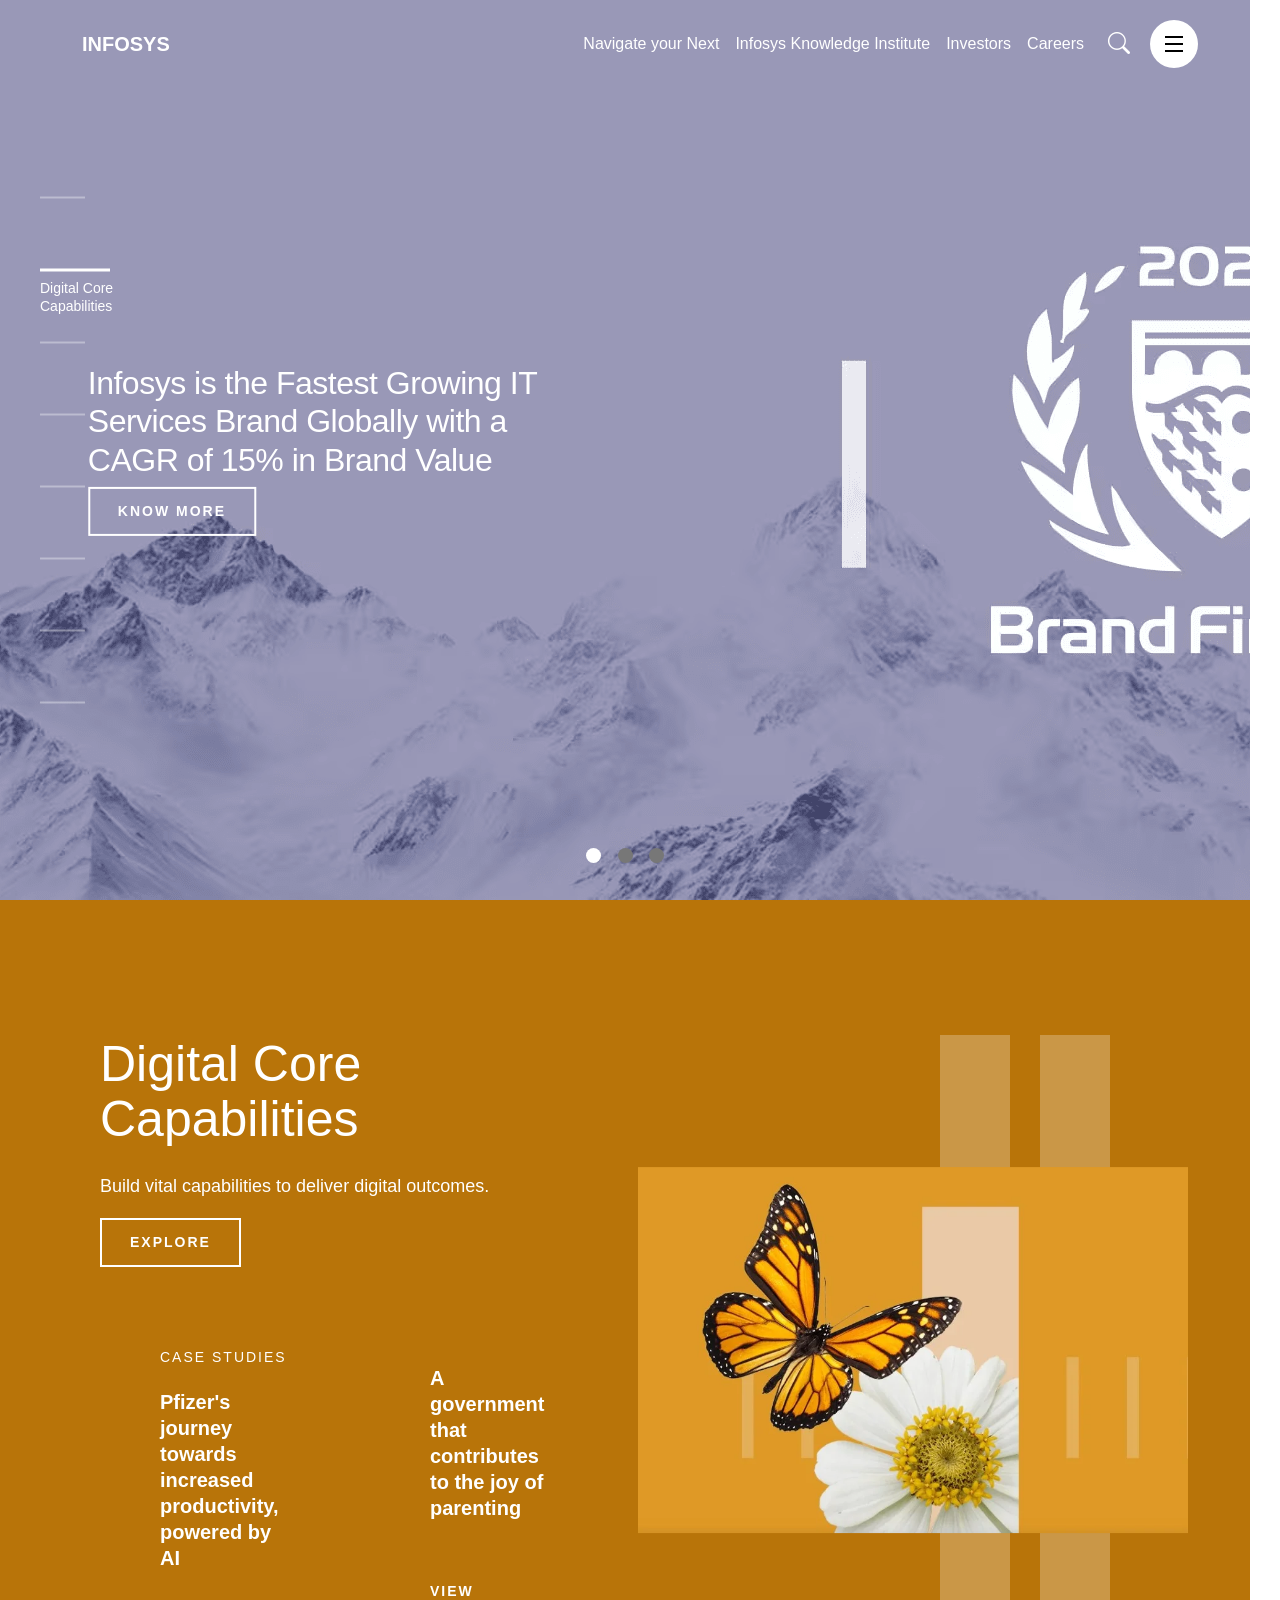
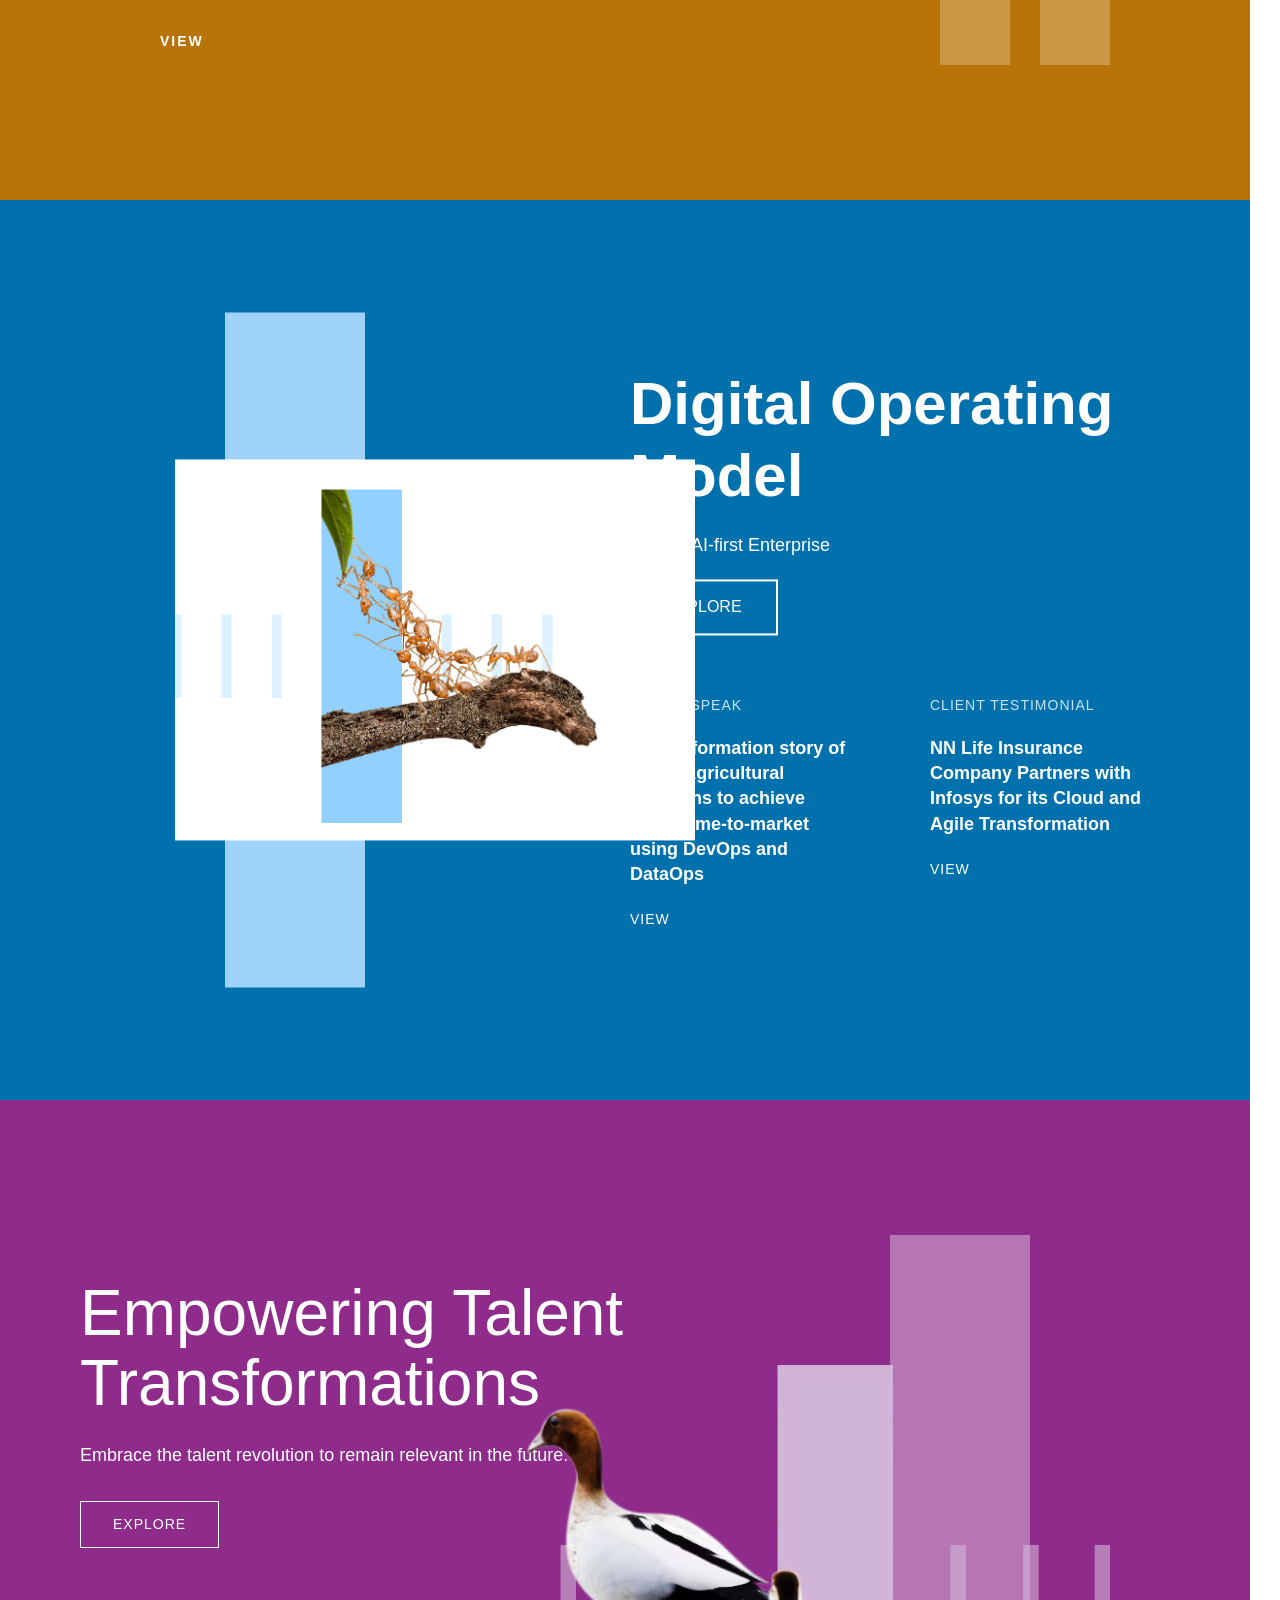
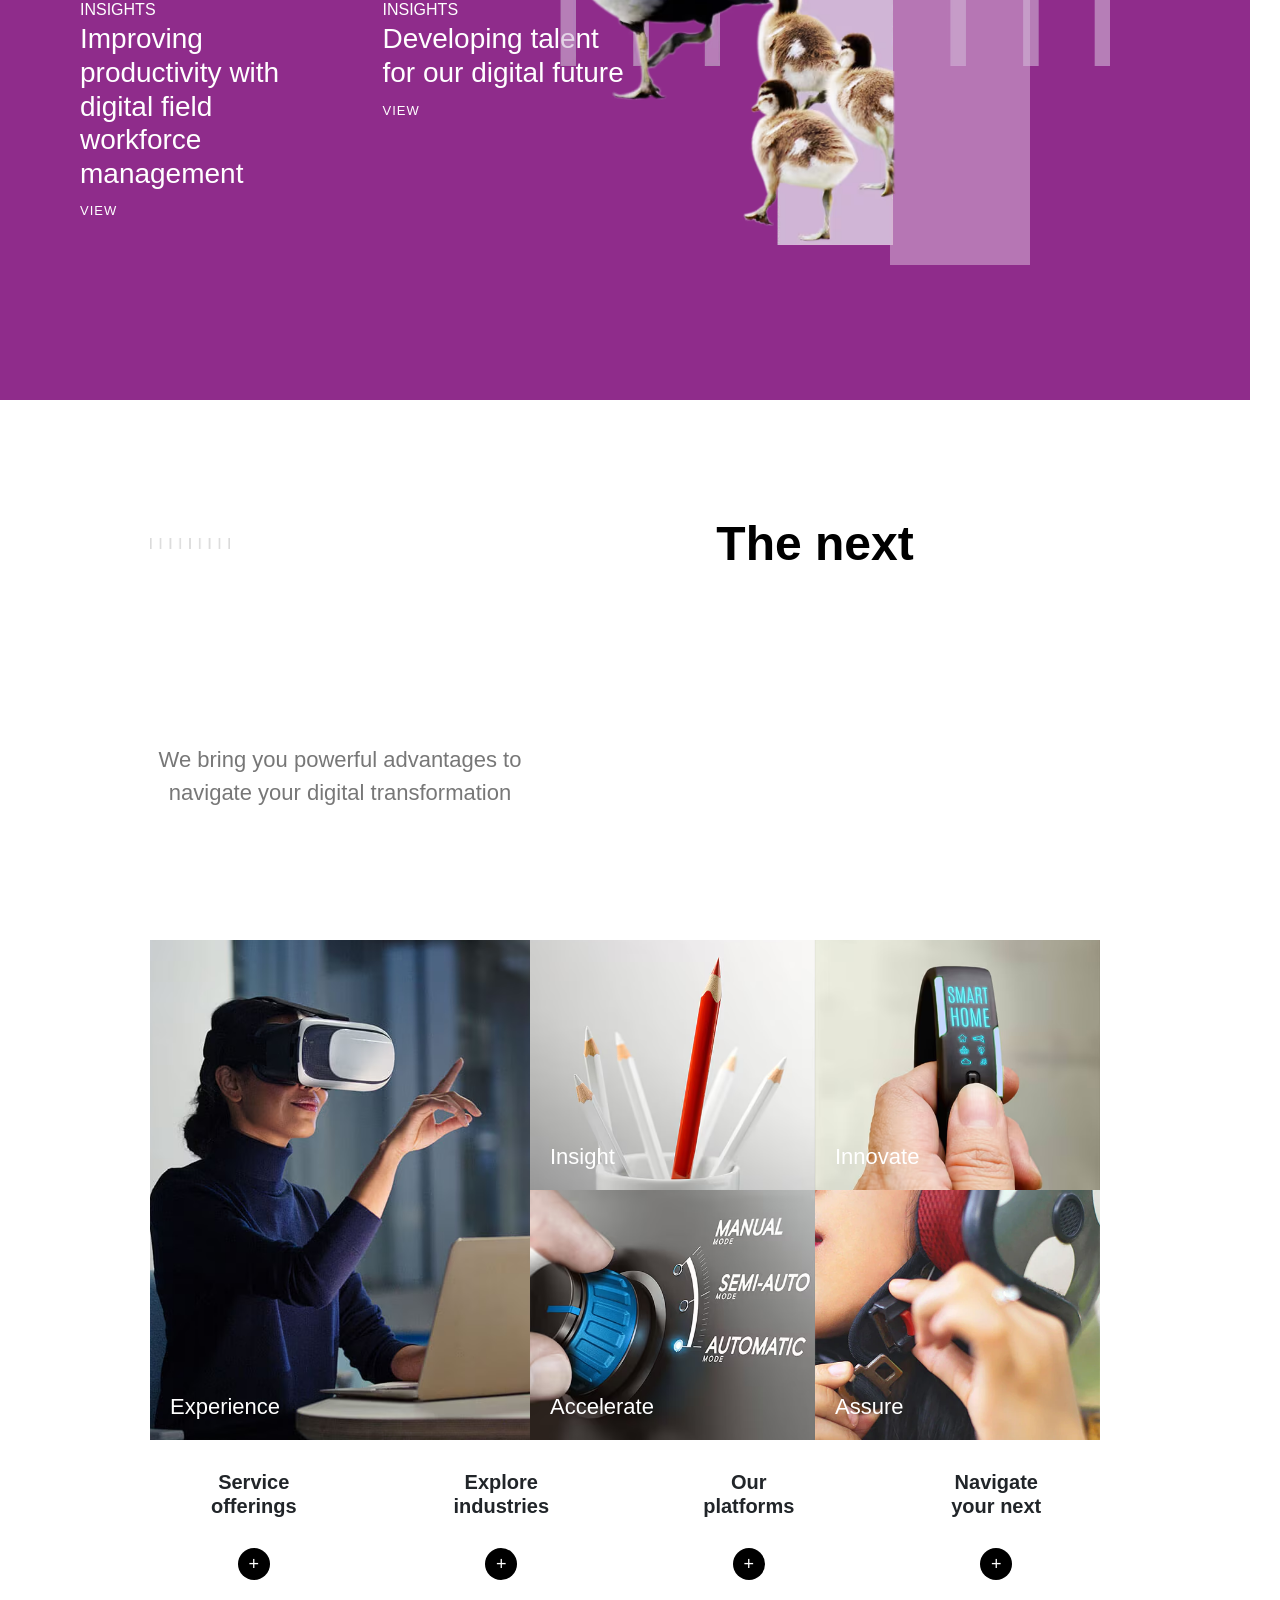
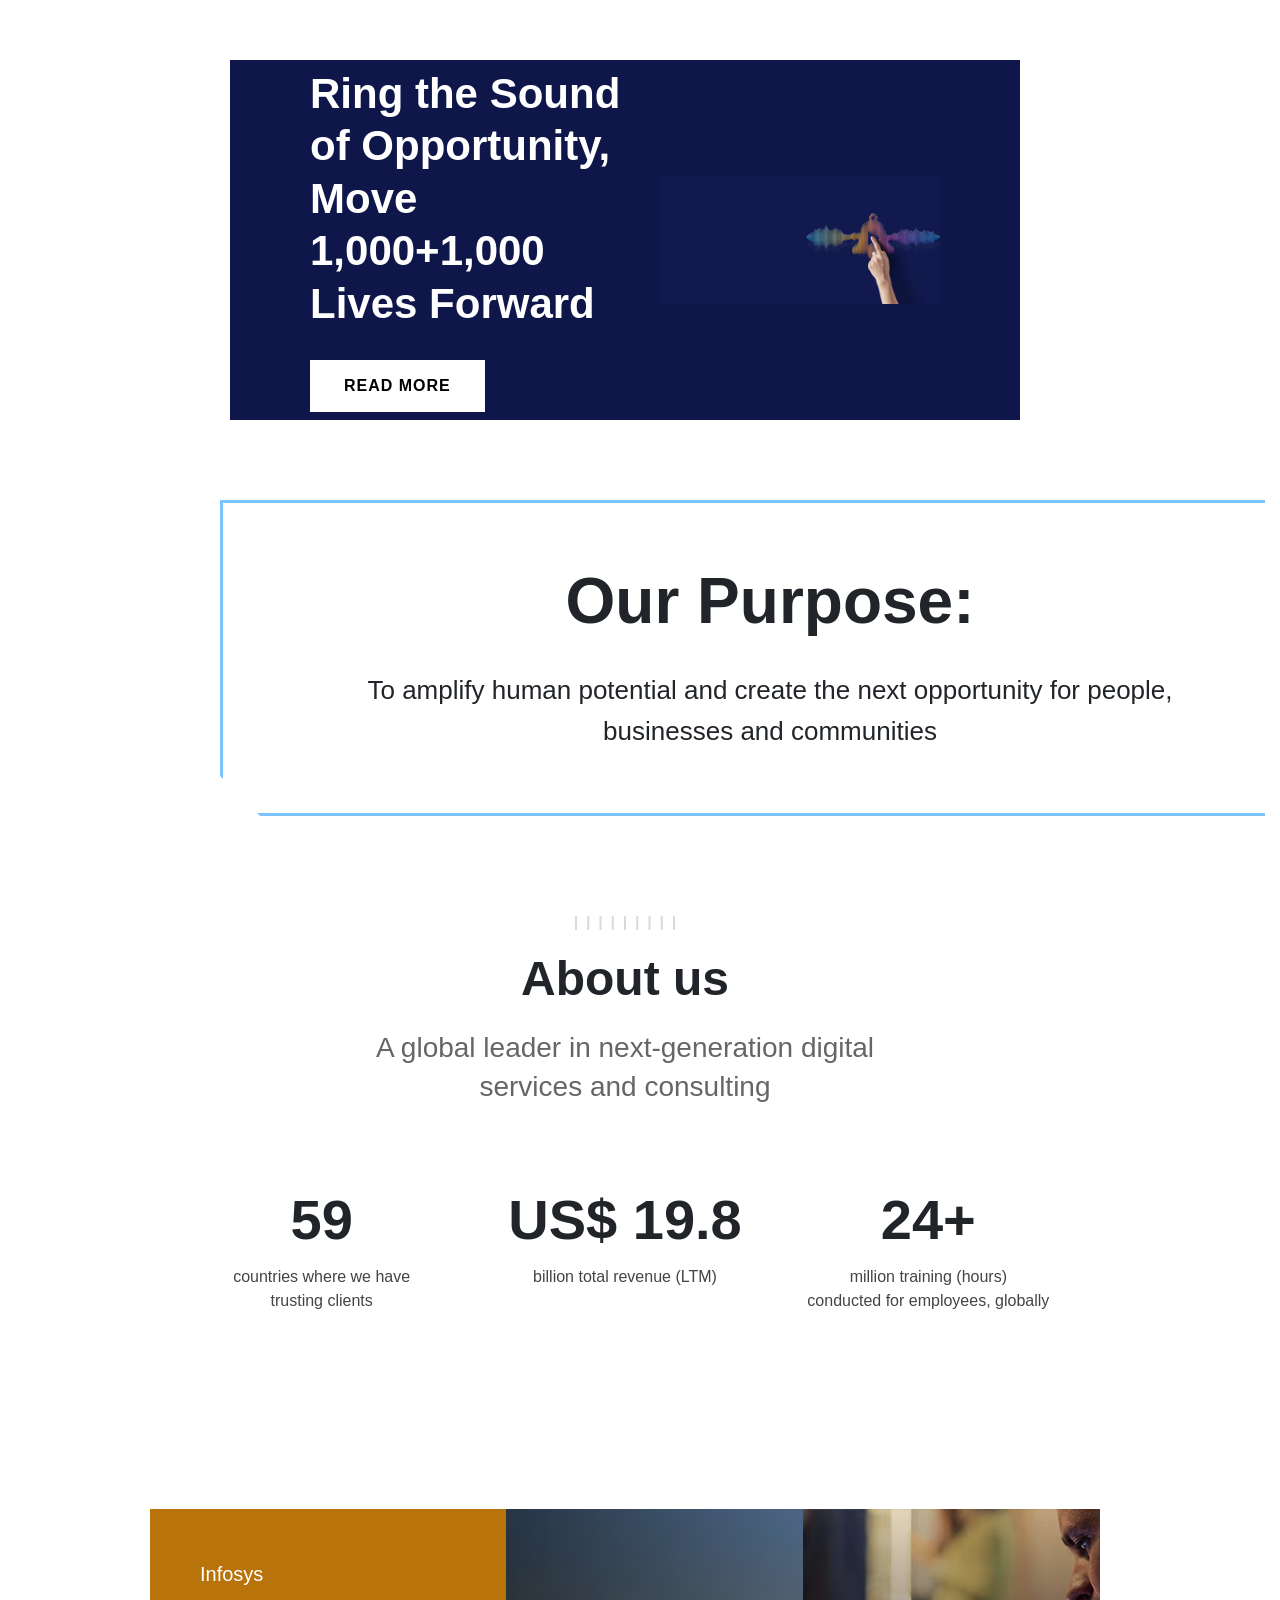
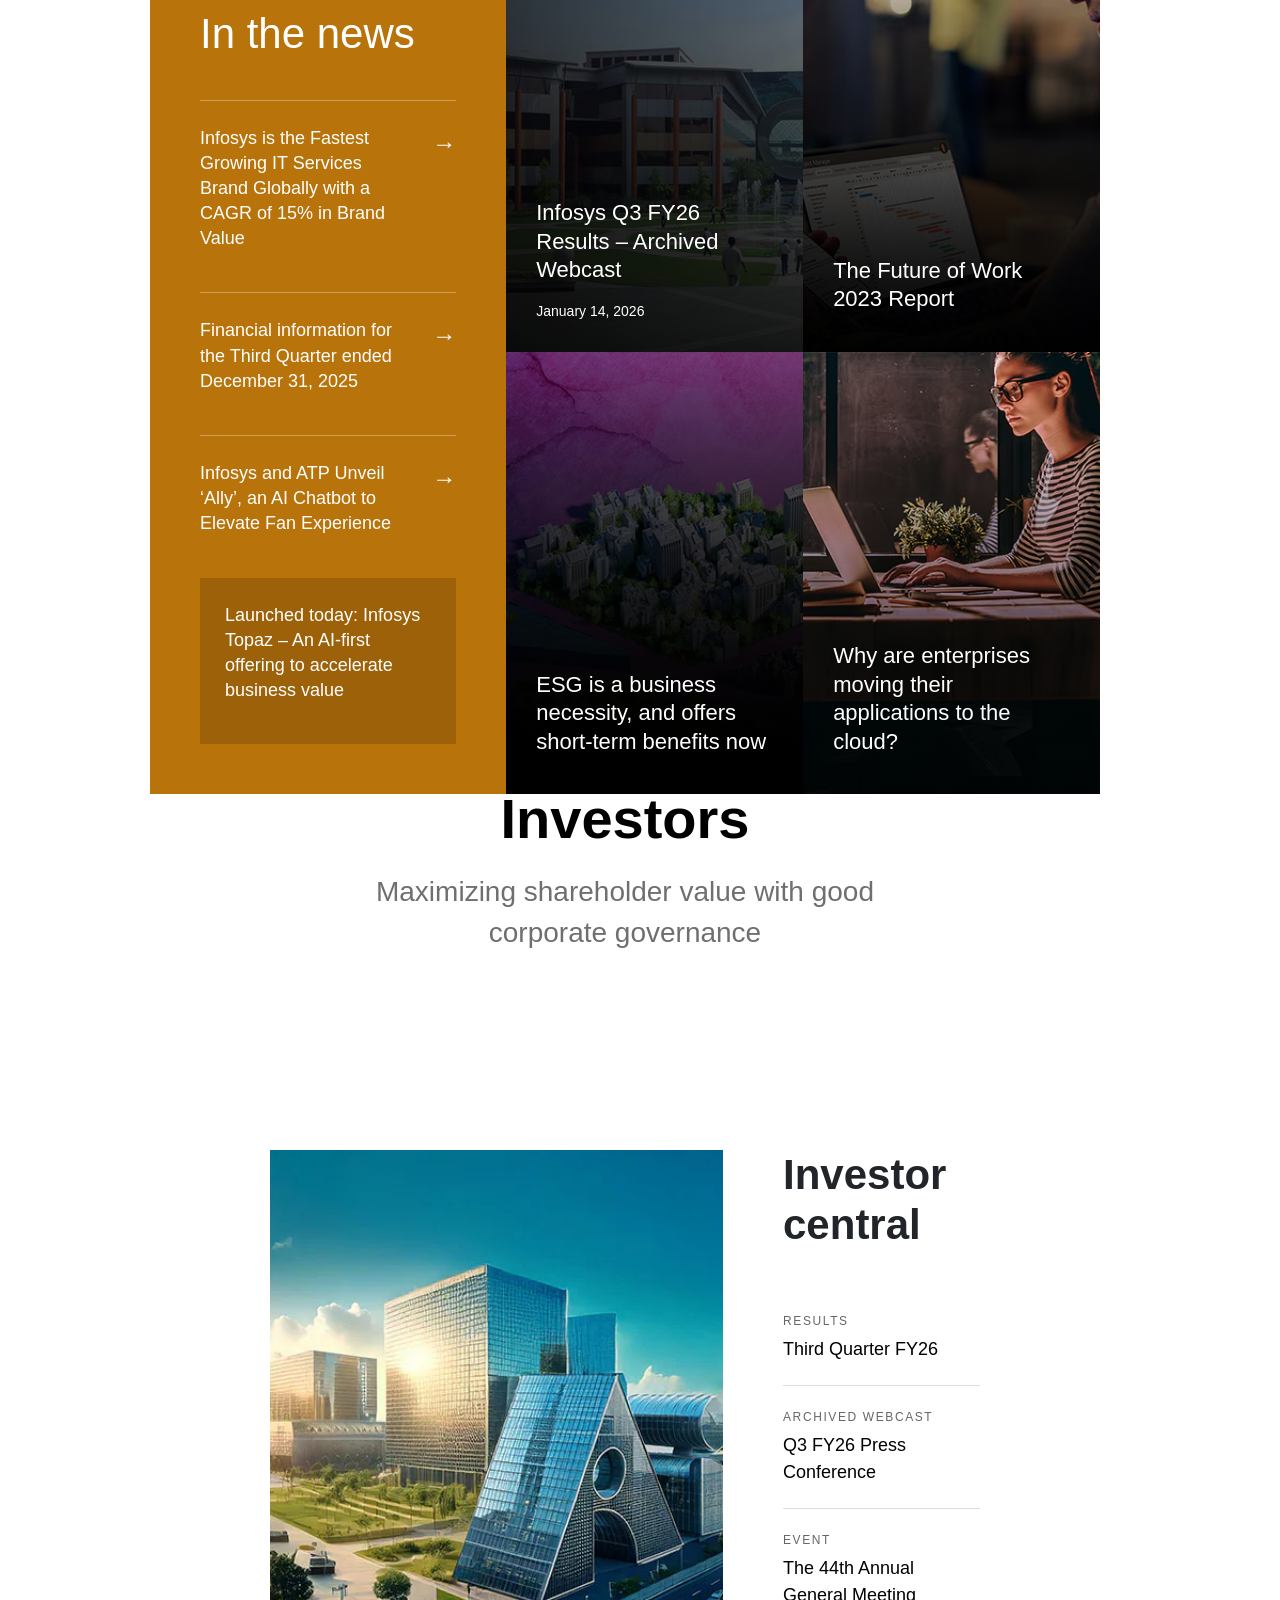
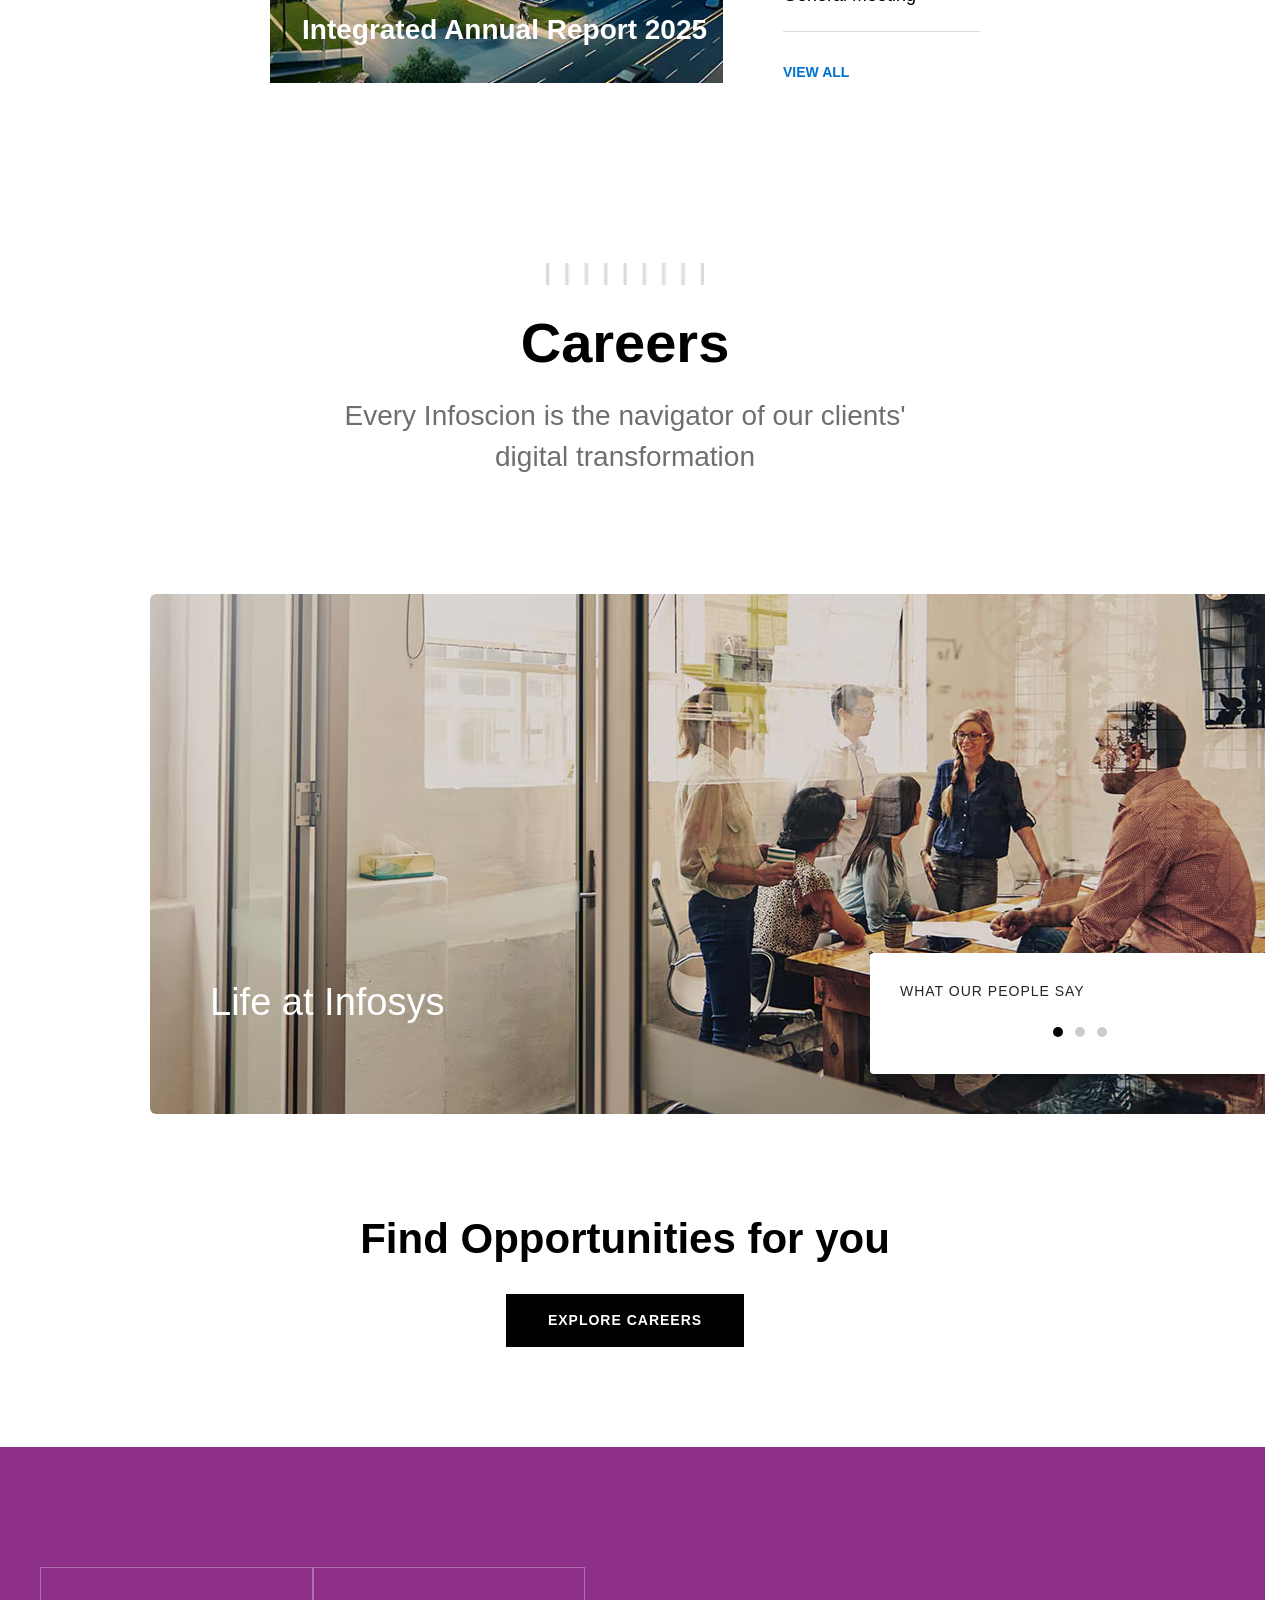
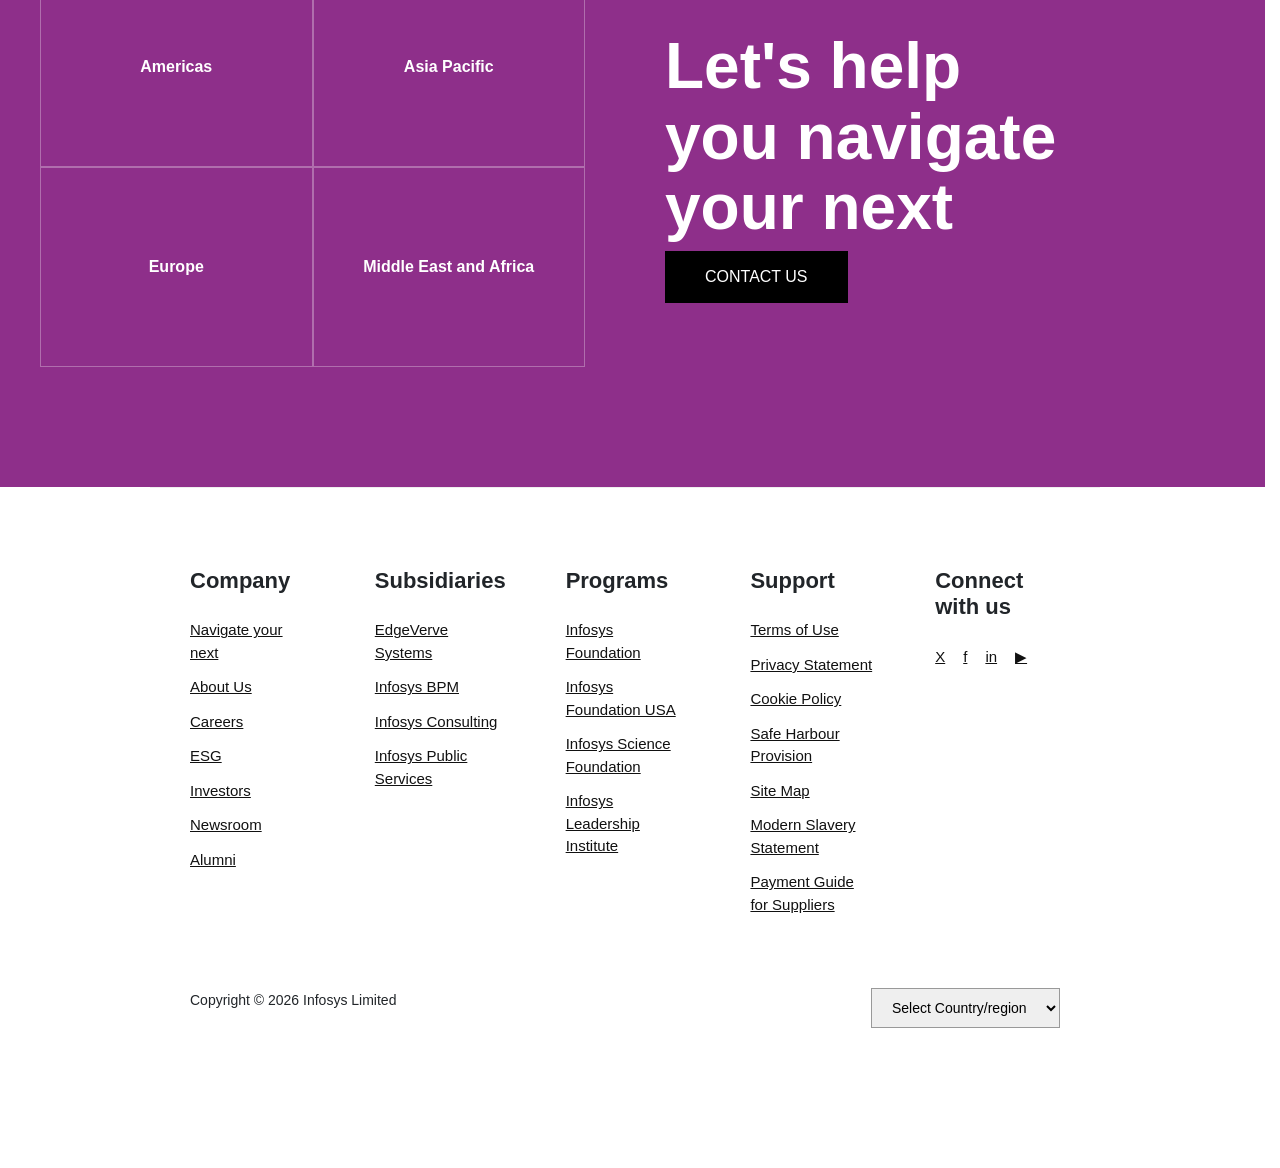
<file: index.html>
<!DOCTYPE html>
<html lang="en">
<head>
  <meta charset="UTF-8">
  <title>Infosys | Navigate Your Next</title>
  <meta name="viewport" content="width=device-width, initial-scale=1">

  <!-- Bootstrap -->
  <link href="https://cdn.jsdelivr.net/npm/bootstrap@5.3.2/dist/css/bootstrap.min.css" rel="stylesheet">
  <link href="https://fonts.googleapis.com/css2?family=Inter:wght@300;400;500;600;700&display=swap" rel="stylesheet">
  <link href="https://cdn.jsdelivr.net/npm/bootstrap-icons@1.11.3/font/bootstrap-icons.css" rel="stylesheet">



  <!-- Custom CSS -->
  <link rel="stylesheet" href="style.css">
</head>
<body>

<!-- NAVBAR -->
<nav class="navbar navbar-expand-lg navbar-dark fixed-top custom-navbar">
  <div class="container">
    <a class="navbar-brand fw-bold text-white" href="#">INFOSYS</a>

    <button class="navbar-toggler" data-bs-toggle="collapse" data-bs-target="#navMenu">
      <span class="navbar-toggler-icon"></span>
    </button>

    <div class="collapse navbar-collapse" id="navMenu">
      <ul class="navbar-nav ms-auto">
        <li class="nav-item"><a class="nav-link" href="navigate.html">Navigate your Next</a></li>
        <li class="nav-item"><a class="nav-link" href="institute.html">Infosys Knowledge Institute</a></li>
        <li class="nav-item"><a class="nav-link" href="#">Investors</a></li>
        <li class="nav-item"><a class="nav-link" href="#">Careers</a></li>
      </ul>
      <!-- RIGHT ICONS -->
<div class="nav-icons ms-3 d-flex align-items-center">

  <!-- Search -->
  <div class="nav-search">
    <i class="bi bi-search"></i>
  </div>

  <!-- Menu circle -->
  <div class="nav-circle-menu">
    <span></span>
    <span></span>
    <span></span>
  </div>

</div>

    </div>
  </div>
</nav>

<div class="side-progress">
  <ul id="progressList"></ul>
</div>

<!-- HERO CAROUSEL -->
<section class="page-section hero-carousel" data-title="Navigate Your Next">

  <div class="slide active" style="background-image: url('assessts/front1.png');">
    <div class="hero-text">
      <h2>Infosys is the Fastest Growing IT<br> Services Brand Globally with a<br> CAGR of 15% in Brand Value</h2>
      <button class="outline-btn">KNOW MORE</button>
    </div>
  </div>
  <div class="slide" style="background-image: url('assessts/front2.png');">
    <div class="hero-text">
      <h2>Infosys Unveils first AI-First GCC Model<br> To Transform Global Capability<br> Centers into Innovation Hubs</h2>
      <button class="outline-btn">READ MORE</button>
    </div>
  </div>
  <div class="slide" style="background-image: url('assessts/front3.png');">
    <div class="hero-text">
      <h2>Champions Evolve</h2>
      <p>DIGITAL-FIRST | CLOUD-FIRST | AI-FIRST</p>
      <button class="outline-btn">KNOW MORE</button>
    </div>
  </div>

  <!--
  <div class="overlay"></div>

  <div class="hero-content container text-white">
    <h1 class="display-4 fw-bold">Navigate Your Next</h1>
    <p class="lead">Digital transformation powered by innovation</p>
    <a href="#" class="btn btn-outline-light btn-lg mt-3">Explore More</a>
  </div> -->

  <!-- Dots -->
  <div class="carousel-dots">
    <span class="dot active"></span>
    <span class="dot"></span>
    <span class="dot"></span>
  </div>

</section>

<!-- SECOND BIG IMAGE SECTION -->
<section class="page-section full-image-section" data-title="Digital Core Capabilities">

  <!-- Background design bars -->
  <div class="design-bars"></div>

  <!-- Main Image -->
  <img src="assessts/butt.webp" alt="Second Hero Image" class="hero-image">

  <!-- Text block (OPTIONAL – remove if you want NO TEXT) -->
  <div class="image-text">
    <h3>Digital Core Capabilities</h3>
    <p>Build vital capabilities to deliver digital outcomes.</p>
    <button class="outline-btn">EXPLORE</button>

    <section class="case-studies">
      <div class="case-box left">
        <span class="label">CASE STUDIES</span>
        <h2>Pfizer's journey towards increased productivity, powered by AI</h2>
        <a href="#" class="view-link">VIEW</a>
      </div>

      <div class="case-box right">
        <h2>A government that contributes to the joy of parenting</h2>
        <a href="#" class="view-link">VIEW</a>
      </div>
    </section>
  </div>

</section>

<section class="page-section infosys-hero" data-title="Digital Operating Model">

  <!-- Decorative vertical bar -->
  <div class="infosys-bar"></div>

  <!-- Foreground image -->
  <img src="assessts/tree.png" alt="Ants Image" class="infosys-image">

  <!-- Text content -->
  <div class="infosys-content">
    <h1>Digital Operating Model</h1>
    <p>For the AI-first Enterprise</p>
    <button class="infosys-btn">EXPLORE</button>
    <div class="infosys-two-col">

  <div class="infosys-col">
    <span class="infosys-label">CLIENT SPEAK</span>
    <p class="infosys-text">
      A transformation story of BASF Agricultural Solutions to achieve
      faster time-to-market using DevOps and DataOps
    </p>
    <a href="#" class="infosys-link">VIEW</a>
  </div>

  <div class="infosys-col">
    <span class="infosys-label">CLIENT TESTIMONIAL</span>
    <p class="infosys-text">
      NN Life Insurance Company Partners with Infosys for its Cloud
      and Agile Transformation
    </p>
    <a href="#" class="infosys-link">VIEW</a>
  </div>

</div>

  </div>

</section>

<section class="page-section tt-hero-section" data-title="Talent Transformation">
  <div class="tt-hero-row">

    <!-- LEFT TEXT ONLY -->
    <div class="tt-hero-text-area">
      <h1 class="tt-hero-title">
        Empowering Talent<br>Transformations
      </h1>

      <p class="tt-hero-subtitle">
        Embrace the talent revolution to remain relevant in the future.
      </p>

      <a href="#" class="tt-hero-btn">EXPLORE</a>

      <!-- TWO COLUMNS UNDER BUTTON -->
      <div class="tt-hero-insights">

        <div class="tt-insight-box">
          <span class="tt-insight-label">INSIGHTS</span>
          <h3 class="tt-insight-title">
            Improving productivity with digital field workforce management
          </h3>
          <a href="#" class="tt-insight-link">VIEW</a>
        </div>

        <div class="tt-insight-box">
          <span class="tt-insight-label">INSIGHTS</span>
          <h3 class="tt-insight-title">
            Developing talent for our digital future
          </h3>
          <a href="#" class="tt-insight-link">VIEW</a>
        </div>

      </div>
    </div>

    <!-- RIGHT IMAGE ONLY -->
    <div class="tt-hero-image-area">
      <div class="tt-hero-bg-bar"></div>
      <img src="assessts/duck.avif" alt="Hero Visual" class="tt-hero-img">
    </div>

  </div>
</section>

<section class="next-section image-section light-section" data-title="The Next">
    <img src="assessts/vertical-line1.png" alt="decorative bar" class="bar-image">

    <h1 class="title">The next</h1>

    <p class="subtitle">
      We bring you powerful advantages to<br>
      navigate your digital transformation
    </p>
  </section>

  <!-- 5 image box -->

<section class="page-section image-section light-section" data-title="The Next">

  <!-- LEFT BIG IMAGE -->
  <div class="box large">
    <img src="assessts/experience.avif" alt="">
    <div class="ely">
      <h3>Experience</h3>
    </div>
    <div class="overlay">
      <h3>Design-led transformation.From brand to experience</h3><br>
      <p>Create unified digital experiences to enhance customer<br>experience and build loyalty</p>
    </div>
  </div>

  <!-- RIGHT GRID -->
  <div class="right-grid">
    <div class="box">
      <img src="assessts/insight.avif" alt="">
      <div class="ely"><h3>Insight</h3></div>
      <div class="overlay">
        <h3>Do 100x more. Do it yourself</h3>
        <p>Build an analytics-driven enterprise to monetize data</p>
      </div>
    </div>

    <div class="box">
      <img src="assessts/innovate.avif" alt="">
      <div class="ely"><h3>Innovate</h3></div>
      <div class="overlay">
        <h3>Bridge the pysical and digital, with software and platforms</h3>
        <p>Engineer digital-first products and offerings to create new revenue streams</p>
      </div>
    </div>

    <div class="box">
      <img src="assessts/accelerate.avif" alt="">
      <div class="ely">
        <h3>Accelerate</h3>
      </div>
      <div class="overlay">
        <h3>keep your core. Keep innovating</h3>
        <p>Find your path to non-disruptive renewal of IT landscapes</p>
      </div>
    </div>

    <div class="box">
      <img src="assessts/assure.webp" alt="">
      <div class="ely"><h3>Assure</h3></div>
      <div class="overlay">
        <h3>Digital-trust. Assured.</h3>
        <p>To be the catalyst for growth by solving complex cybersecurity problems, minimizing risks and building cyber resilience for your businesses across the globe</p>
      </div>
    </div>
  </div>

</section>


<section class="nav-grid-section">

  <div class="nav-grid">

    <div class="nav-card">
      <h3>Service<br>offerings</h3>
      <button class="nav-plus">+</button>
    </div>

    <div class="nav-card">
      <h3>Explore<br>industries</h3>
      <button class="nav-plus">+</button>
    </div>

    <div class="nav-card">
      <h3>Our<br>platforms</h3>
      <button class="nav-plus">+</button>
    </div>

    <div class="nav-card">
      <h3>Navigate<br>your next</h3>
      <button class="nav-plus">+</button>
    </div>

  </div>

<section class="opportunity-section">
  <div class="opportunity-container">

    <div class="opportunity-content">
      <h1>
        Ring the Sound of Opportunity,<br>
        Move 1,000+1,000 Lives Forward
      </h1>

      <a href="#" class="opportunity-btn">READ MORE</a>
    </div>

    <!-- FIXED SIZE IMAGE AREA -->
    <div class="opportunity-image-box">
      <img src="assessts/sound.avif" alt="Sound Wave">
    </div>

  </div>
</section>

<section class="purpose-wrap">

    <div class="purpose-card">

      <h2 class="purpose-title">Our Purpose:</h2>

      <p class="purpose-text">
        To amplify human potential and create the next opportunity for people,
        businesses and communities
      </p>

    </div>

  </section>

  <section class="about-section">
  <div class="about-container">

    <!-- decorative bars image -->
    <img src="assessts/vertical-line1.png" alt="" class="about-bars">

    <!-- heading -->
    <h2 class="about-title">About us</h2>

    <!-- subtitle -->
    <p class="about-subtitle">
      A global leader in next-generation digital<br>
      services and consulting
    </p>

    <!-- stats -->
    <div class="about-stats">
      <div class="stat">
        <h3>59</h3>
        <p>countries where we have<br>trusting clients</p>
      </div>

      <div class="stat">
        <h3>US$ <span>19.8</span></h3>
        <p>billion total revenue (LTM)</p>
      </div>

      <div class="stat">
        <h3>24+</h3>
        <p>million training (hours)<br>conducted for employees, globally</p>
      </div>
    </div>

  </div>
</section>
<section class="page-section light-section news-section" data-title="In the News">
  <div class="news-wrapper">

    <!-- LEFT PANEL -->
    <div class="news-left">
      <span class="brand">Infosys</span>
      <h2>In the news</h2>

      <div class="news-item">
        <p>Infosys is the Fastest Growing IT Services Brand Globally with a CAGR of 15% in Brand Value</p>
        <span>→</span>
      </div>

      <div class="news-item">
        <p>Financial information for the Third Quarter ended December 31, 2025</p>
        <span>→</span>
      </div>

      <div class="news-item">
        <p>Infosys and ATP Unveil ‘Ally’, an AI Chatbot to Elevate Fan Experience</p>
        <span>→</span>
      </div>

      <div class="news-item highlight">
        <p>Launched today: Infosys Topaz – An AI-first offering to accelerate business value</p>
      </div>
    </div>

    <!-- RIGHT GRID -->
    <div class="news-right">
      <div class="news-card">
        <img src="assessts/q1.avif" alt="">
        <div class="card-overlay">
          <h3>Infosys Q3 FY26 Results – Archived Webcast</h3>
          <span>January 14, 2026</span>
        </div>
      </div>

      <div class="news-card">
        <img src="assessts/q2.avif" alt="">
        <div class="card-overlay">
          <h3>The Future of Work 2023 Report</h3>
        </div>
      </div>

      <div class="news-card">
        <img src="assessts/q3.avif" alt="">
        <div class="card-overlay">
          <h3>ESG is a business necessity, and offers short-term benefits now</h3>
        </div>
      </div>

      <div class="news-card">
        <img src="assessts/q4.avif" alt="">
        <div class="card-overlay">
          <h3>Why are enterprises moving their applications to the cloud?</h3>
        </div>
      </div>
    </div>

  </div>
</section>

<section class="page-section light-section investors-section" data-title="Investors">
  <div class="investors-inner">

    <!-- Vertical lines image -->
    <img
      src="assessts/vertical-line1.png"
      alt="decorative lines"
      class="investors-lines"
    />

    <!-- Heading -->
    <h2 class="investors-title">Investors</h2>

    <!-- Subheading -->
    <p class="investors-subtitle">
      Maximizing shareholder value with good<br>
      corporate governance
    </p>

  </div>
</section>

<section class="ir-wrapper">
  <div class="ir-layout">

    <!-- LEFT IMAGE CARD -->
    <div class="ir-visual">
      <img src="assessts/investor.webp" alt="Integrated Annual Report">
      <div class="ir-caption">
        Integrated Annual Report 2025
      </div>
    </div>

    <!-- RIGHT TEXT PANEL -->
    <div class="ir-panel">
      <h2 class="ir-title">Investor central</h2>

      <div class="ir-item">
        <span class="ir-tag">RESULTS</span>
        <p>Third Quarter FY26</p>
      </div>

      <div class="ir-item">
        <span class="ir-tag">ARCHIVED WEBCAST</span>
        <p>Q3 FY26 Press Conference</p>
      </div>

      <div class="ir-item">
        <span class="ir-tag">EVENT</span>
        <p>The 44th Annual General Meeting</p>
      </div>

      <a href="#" class="ir-link">VIEW ALL</a>
    </div>

  </div>
</section>


<section class="investors-section">
  <div class="investors-inner">

    <!-- Vertical lines image -->
    <img
      src="assessts/vertical-line1.png"
      alt="decorative lines"
      class="investors-lines"
    />

    <!-- Heading -->
    <h2 class="investors-title">Careers</h2>

    <!-- Subheading -->
    <p class="investors-subtitle">
      Every Infoscion is the navigator of our clients'<br>
      digital transformation
    </p>

  </div>
</section>

<section class="page-section light-section life-section" data-title="Careers">

  <div class="life-container">

    <!-- background image -->
    <img src="assessts/imgg.avif" class="life-img" />

    <!-- left text -->
    <h2 class="life-title">Life at Infosys</h2>

    <!-- testimonial card -->
    <div class="testimonial-card">

      <h4>WHAT OUR PEOPLE SAY</h4>

      <div class="slider">

        <div class="slides">

          <!-- Slide 1 -->
          <div class="slide active">
            <img src="assessts/f1.webp" class="avatar" />
            <p>"I'm most excited about the opportunity to grow at Infosys."</p>
            <span>- Danielle, Infosys Indiana</span>
          </div>

          <!-- Slide 2 -->
          <div class="slide">
            <img src="assessts/f2.webp" class="avatar" />
            <p>"Amazing culture and learning every day."</p>
            <span>- Alex, Infosys USA</span>
          </div>

          <!-- Slide 3 -->
          <div class="slide">
            <img src="assessts/f3.webp" class="avatar" />
            <p>"Best workplace for innovation."</p>
            <span>- Priya, Infosys India</span>
          </div>

        </div>

        <!-- dots -->
        <div class="dots">
          <span class="dot active"></span>
          <span class="dot"></span>
          <span class="dot"></span>
        </div>

      </div>

    </div>

  </div>

</section>

<section class="center-cta">
  <h2 class="center-cta__title">Find Opportunities for you</h2>

  <a href="#" class="center-cta__btn">
    EXPLORE CAREERS
  </a>
</section>

<!-- OTHER SECTIONS -->

<section class="global-wrapper">

  <div class="global-inner">

    <div class="region-grid">
      <div class="region-box">Americas</div>
      <div class="region-box">Asia Pacific</div>
      <div class="region-box">Europe</div>
      <div class="region-box">Middle East and Africa</div>
    </div>

    <div class="region-content">
      <h2>
        Let's help <br>
        you navigate <br>
        your next
      </h2>

      <button class="contact-btn">CONTACT US</button>
    </div>

  </div>

</section>

<!-- OTHER SECTIONS -->

<footer class="footer">

  <div class="footer-inner">

    <!-- Column 1 -->
    <div class="footer-col">
      <h3>Company</h3>
      <a href="#">Navigate your next</a>
      <a href="#">About Us</a>
      <a href="#">Careers</a>
      <a href="#">ESG</a>
      <a href="#">Investors</a>
      <a href="#">Newsroom</a>
      <a href="#">Alumni</a>
    </div>

    <!-- Column 2 -->
    <div class="footer-col">
      <h3>Subsidiaries</h3>
      <a href="#">EdgeVerve Systems</a>
      <a href="#">Infosys BPM</a>
      <a href="#">Infosys Consulting</a>
      <a href="#">Infosys Public Services</a>
    </div>

    <!-- Column 3 -->
    <div class="footer-col">
      <h3>Programs</h3>
      <a href="#">Infosys Foundation</a>
      <a href="#">Infosys Foundation USA</a>
      <a href="#">Infosys Science Foundation</a>
      <a href="#">Infosys Leadership Institute</a>
    </div>

    <!-- Column 4 -->
    <div class="footer-col">
      <h3>Support</h3>
      <a href="#">Terms of Use</a>
      <a href="#">Privacy Statement</a>
      <a href="#">Cookie Policy</a>
      <a href="#">Safe Harbour Provision</a>
      <a href="#">Site Map</a>
      <a href="#">Modern Slavery Statement</a>
      <a href="#">Payment Guide for Suppliers</a>
    </div>

    <!-- Column 5 -->
    <div class="footer-col social">
      <h3>Connect with us</h3>

      <div class="social-icons">
        <a href="#">X</a>
        <a href="#">f</a>
        <a href="#">in</a>
        <a href="#">▶</a>
      </div>
    </div>

  </div>


  <!-- Bottom bar -->
  <div class="footer-bottom">

    <p>Copyright © 2026 Infosys Limited</p>

    <select>
      <option>Select Country/region</option>
      <option>India</option>
      <option>USA</option>
      <option>UK</option>
    </select>

  </div>

  <!-- Back to top -->
  <button class="top-btn" onclick="window.scrollTo({top:0,behavior:'smooth'})">
    ↑
  </button>

</footer>
 
<script src="https://cdn.jsdelivr.net/npm/bootstrap@5.3.2/dist/js/bootstrap.bundle.min.js"></script>
<script src="script.js"></script>

</body>
</html>
</file>
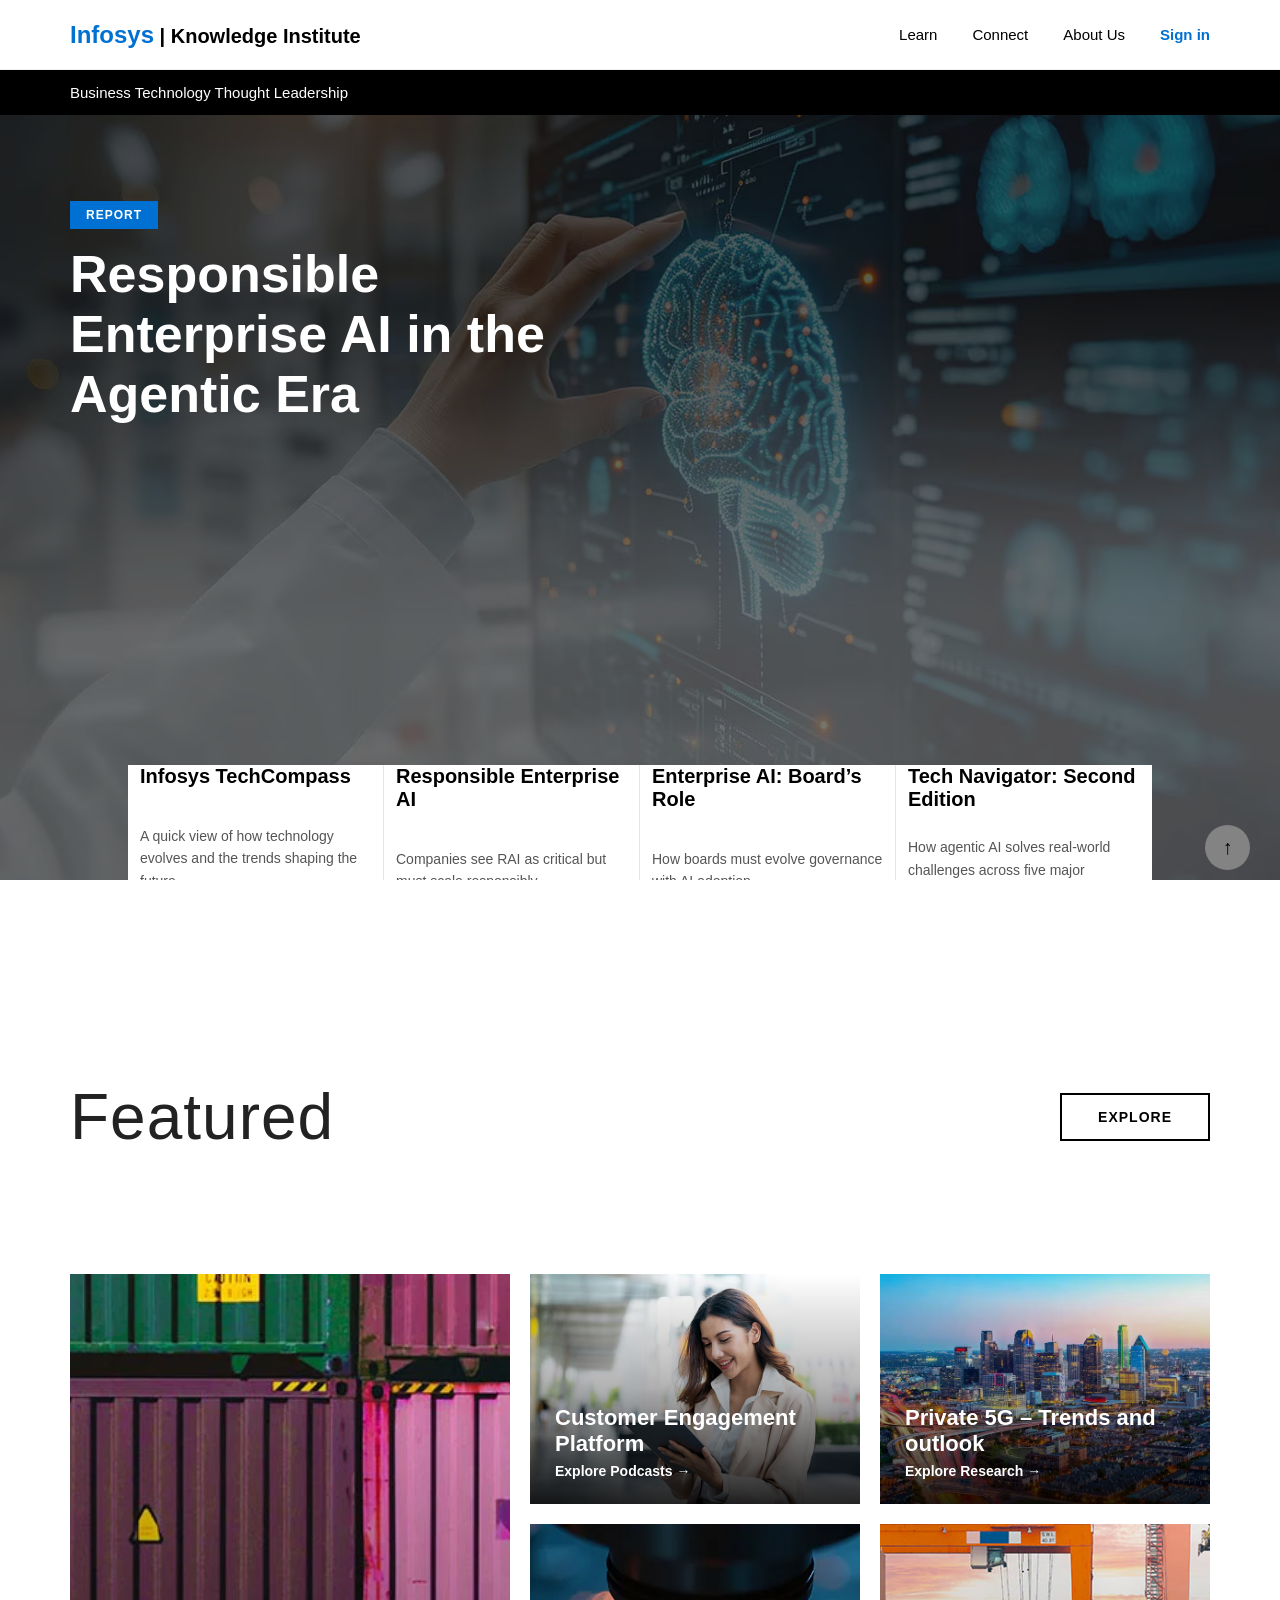
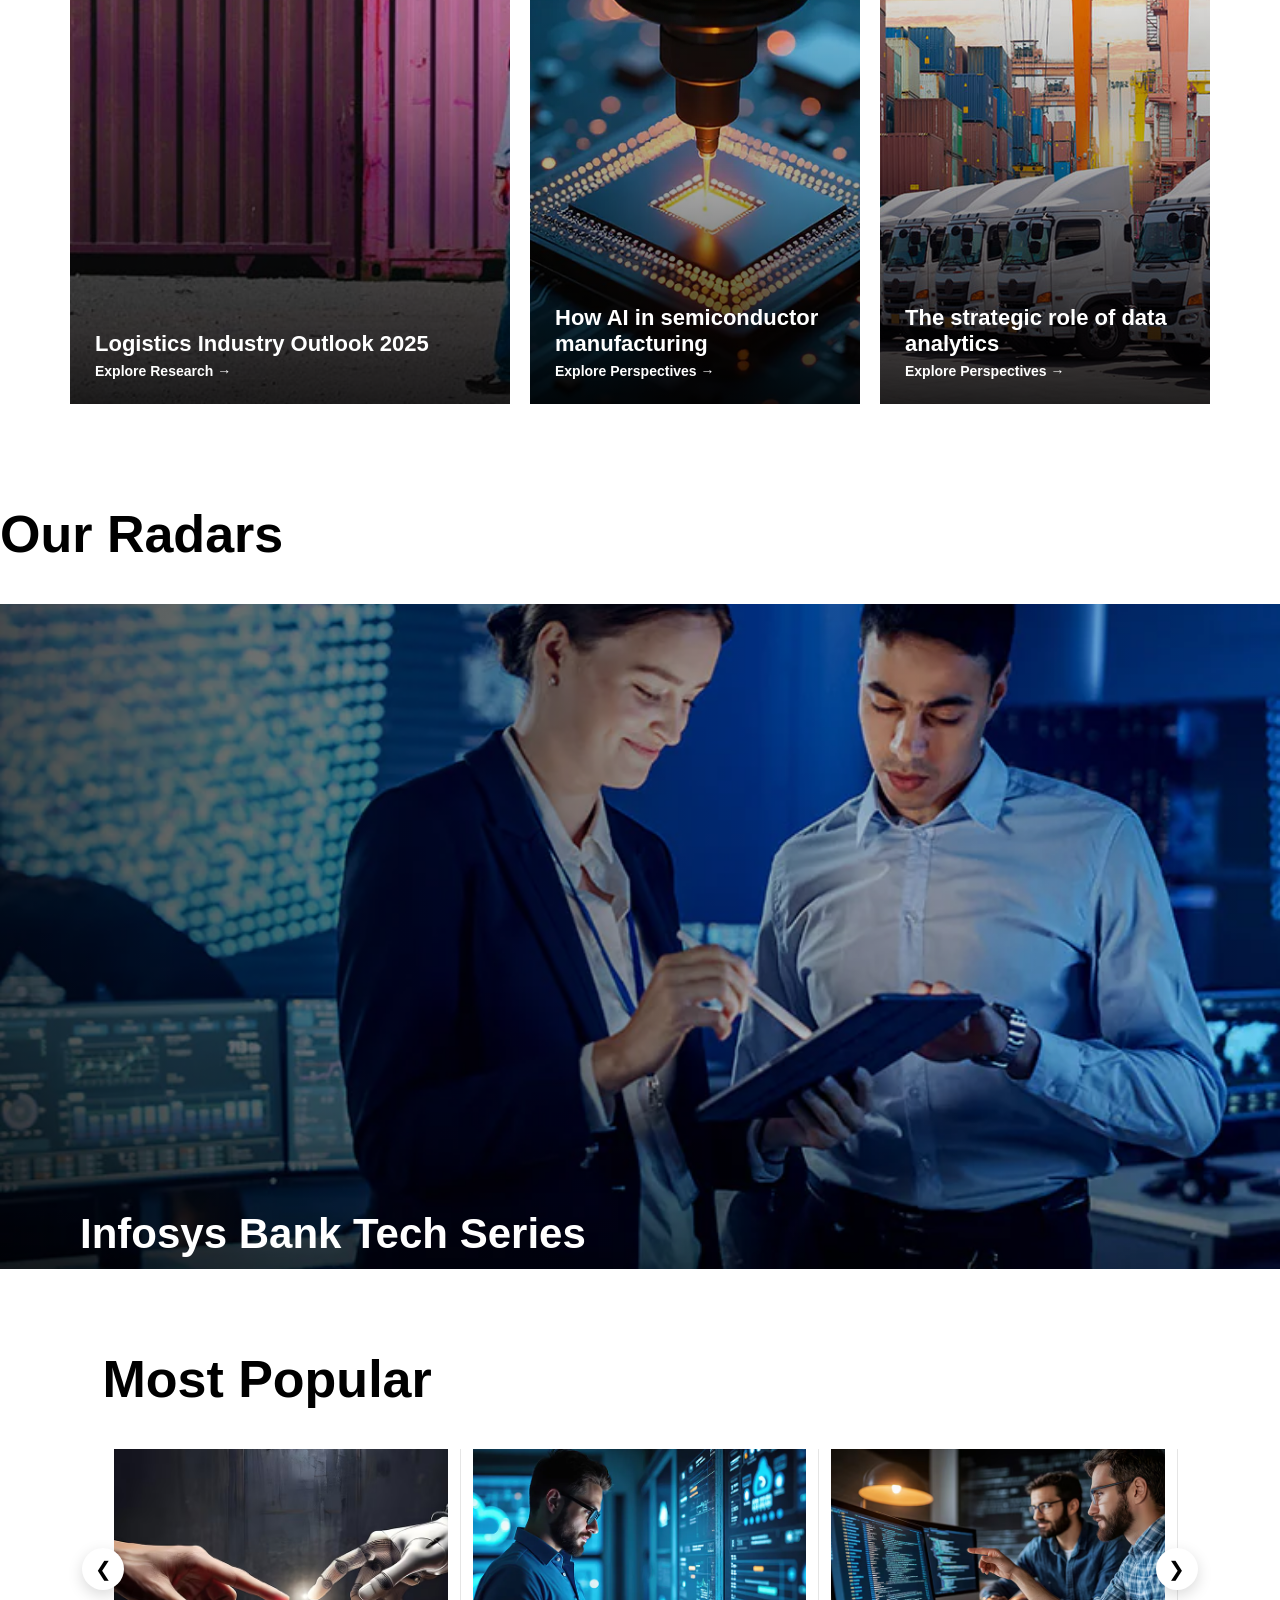
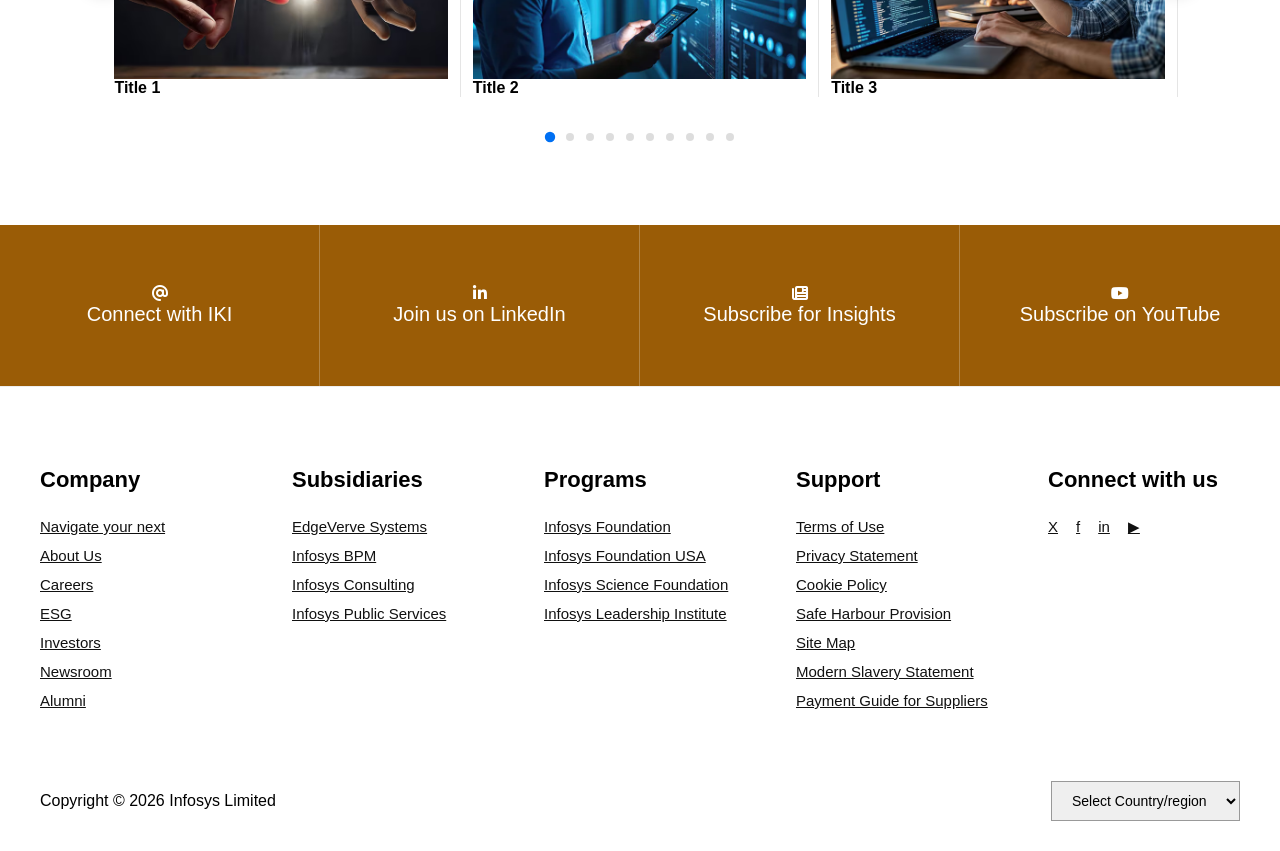
<file: institute.html>
<!DOCTYPE html>
<html lang="en">
<head>
  <meta charset="UTF-8">
  <title>Thought Leadership</title>
  <link rel="stylesheet" href="institute.css">
  <link href="https://cdnjs.cloudflare.com/ajax/libs/font-awesome/6.5.0/css/all.min.css" rel="stylesheet">

</head>
<body>

<!-- NAVBAR -->
<nav class="navbar">
  <div class="nav-left">
    <strong>Infosys</strong> | Knowledge Institute
  </div>
  <ul class="nav-right">
    <li>Learn</li>
    <li>Connect</li>
    <li>About Us</li>
    <li class="signin">Sign in</li>
  </ul>
</nav>

<!-- BLACK STRIP -->
<section class="black-strip">
  Business Technology Thought Leadership
</section>

<!-- HERO SECTION -->
<section class="hero">
  <!-- Background Slider -->
  <div class="slider">
    <img src="assessts/ia1.avif" class="slide active">
    <img src="assessts/ia2.avif" class="slide">
    <img src="assessts/ia3.avif" class="slide">
  </div>

  <!-- Content -->
  <div class="hero-content">
    <span class="tag">REPORT</span>
    <h1>Responsible Enterprise AI in the<br>Agentic Era</h1>
  </div>

  <!-- Cards -->
  <div class="hero-cards">
    <div class="card">
      <h3>Infosys TechCompass</h3>
      <p>A quick view of how technology evolves and the trends shaping the future.</p>
      <a href="#">Explore Now →</a>
    </div>

    <div class="card">
      <h3>Responsible Enterprise AI</h3>
      <p>Companies see RAI as critical but must scale responsibly.</p>
      <a href="#">Read More →</a>
    </div>

    <div class="card">
      <h3>Enterprise AI: Board’s Role</h3>
      <p>How boards must evolve governance with AI adoption.</p>
      <a href="#">Read More →</a>
    </div>

    <div class="card">
    <h3>Tech Navigator: Second Edition</h3>
    <p>How agentic AI solves real-world challenges across five major industries.</p>
    <a href="#">Read More →</a>
  </div>

  </div>
</section>

<!-- FEATURED SECTION -->
<section class="featured">
  <div class="featured-container">
    <h2 class="featured-title">Featured</h2>

    <button class="explore-btn">EXPLORE</button>
  </div>
</section>

<!-- FEATURED GRID SECTION -->
<section class="featured-grid">

  <!-- BIG LEFT -->
  <div class="grid-item big">
    <img src="assessts/logistics.webp" alt="">
    <div class="overlay">
      <h3>Logistics Industry Outlook 2025</h3>
      <span>Explore Research →</span>
    </div>
  </div>

  <!-- TOP MIDDLE -->
  <div class="grid-item small">
    <img src="assessts/customer.avif" alt="">
    <div class="overlay">
      <h3>Customer Engagement Platform</h3>
      <span>Explore Podcasts →</span>
    </div>
  </div>

  <!-- TOP RIGHT -->
  <div class="grid-item small">
    <img src="assessts/private5G.avif" alt="">
    <div class="overlay">
      <h3>Private 5G – Trends and outlook</h3>
      <span>Explore Research →</span>
    </div>
  </div>

  <!-- BOTTOM LEFT -->
  <div class="grid-item wide">
    <img src="assessts/semi.webp" alt="">
    <div class="overlay">
      <h3>How AI in semiconductor manufacturing</h3>
      <span>Explore Perspectives →</span>
    </div>
  </div>

  <!-- BOTTOM MIDDLE -->
  <div class="grid-item wide">
    <img src="assessts/lor.jpg" alt="">
    <div class="overlay">
      <h3>The strategic role of data analytics</h3>
      <span>Explore Perspectives →</span>
    </div>
  </div>

  <!-- BOTTOM RIGHT -->
  <div class="grid-item medium">
    <img src="assessts/lor.jpg" alt="">
    <div class="overlay">
      <h3>Transport & Fleet modernization</h3>
      <span>Explore Research →</span>
    </div>
  </div>

</section>

<section class="hero-slider">
  <h2 class="section-title">Our Radars</h2>

  <div class="slides">

    <div class="slide active">
      <img src="assessts/bank.webp" alt="">
      <div class="hero-text">
        <h2>Infosys Bank Tech Series</h2>
        <p>Discover banking tech trends, AI and cybersecurity insights</p>
      </div>
    </div>

    <div class="slide">
      <img src="assessts/hub.webp" alt="">
      <div class="hero-text">
        <h2>AI-First Enterprise</h2>
        <p>Driving digital transformation with intelligence</p>
      </div>
    </div>

    <div class="slide">
      <img src="assessts/cloud.avif" alt="">
      <div class="hero-text">
        <h2>Cloud Modernization</h2>
        <p>Scale faster with cloud solutions</p>
      </div>
    </div>

  </div>

</section>

<section class="popular-section">

  <h2 class="section-title">Most Popular</h2>

  <div class="carousel">

    <button class="nav prev">&#10094;</button>

    <div class="viewport">
      <div class="track">

        <!-- 9 cards -->
        <div class="card"><img src="assessts/human-agent.avif"><h4>Title 1</h4></div>
        <div class="card"><img src="assessts/proactive-approach.webp"><h4>Title 2</h4></div>
        <div class="card"><img src="assessts/building-software-agents.avif"><h4>Title 3</h4></div>
        <div class="card"><img src="assessts/hybrid-cloud.webp"><h4>Title 4</h4></div>
        <div class="card"><img src="assessts/source-to-pay.avif"><h4>Title 5</h4></div>
        <div class="card"><img src="assessts/proactive-risk-management.avif"><h4>Title 6</h4></div>
        <div class="card"><img src="assessts/evaluation.jpg"><h4>Title 7</h4></div>
        <div class="card"><img src="assessts/lifecycle.avif"><h4>Title 8</h4></div>

      </div>
    </div>

    <button class="nav next">&#10095;</button>

  </div>

  <!-- dots -->
  <div class="dots"></div>

</section>

<section class="connect-section">

  <div class="connect-box">
    <i class="fa-solid fa-at"></i>
    <h3>Connect with IKI</h3>
  </div>

  <div class="connect-box">
    <i class="fa-brands fa-linkedin-in"></i>
    <h3>Join us on LinkedIn</h3>
  </div>

  <div class="connect-box">
    <i class="fa-solid fa-newspaper"></i>
    <h3>Subscribe for Insights</h3>
  </div>

  <div class="connect-box">
    <i class="fa-brands fa-youtube"></i>
    <h3>Subscribe on YouTube</h3>
  </div>

</section>


<footer class="footer">

  <div class="footer-inner">

    <!-- Column 1 -->
    <div class="footer-col">
      <h3>Company</h3>
      <a href="#">Navigate your next</a>
      <a href="#">About Us</a>
      <a href="#">Careers</a>
      <a href="#">ESG</a>
      <a href="#">Investors</a>
      <a href="#">Newsroom</a>
      <a href="#">Alumni</a>
    </div>

    <!-- Column 2 -->
    <div class="footer-col">
      <h3>Subsidiaries</h3>
      <a href="#">EdgeVerve Systems</a>
      <a href="#">Infosys BPM</a>
      <a href="#">Infosys Consulting</a>
      <a href="#">Infosys Public Services</a>
    </div>

    <!-- Column 3 -->
    <div class="footer-col">
      <h3>Programs</h3>
      <a href="#">Infosys Foundation</a>
      <a href="#">Infosys Foundation USA</a>
      <a href="#">Infosys Science Foundation</a>
      <a href="#">Infosys Leadership Institute</a>
    </div>

    <!-- Column 4 -->
    <div class="footer-col">
      <h3>Support</h3>
      <a href="#">Terms of Use</a>
      <a href="#">Privacy Statement</a>
      <a href="#">Cookie Policy</a>
      <a href="#">Safe Harbour Provision</a>
      <a href="#">Site Map</a>
      <a href="#">Modern Slavery Statement</a>
      <a href="#">Payment Guide for Suppliers</a>
    </div>

    <!-- Column 5 -->
    <div class="footer-col social">
      <h3>Connect with us</h3>

      <div class="social-icons">
        <a href="#">X</a>
        <a href="#">f</a>
        <a href="#">in</a>
        <a href="#">▶</a>
      </div>
    </div>

  </div>


  <!-- Bottom bar -->
  <div class="footer-bottom">

    <p>Copyright © 2026 Infosys Limited</p>

    <select>
      <option>Select Country/region</option>
      <option>India</option>
      <option>USA</option>
      <option>UK</option>
    </select>

  </div>

  <!-- Back to top -->
  <button class="top-btn" onclick="window.scrollTo({top:0,behavior:'smooth'})">
    ↑
  </button>

</footer>

<script src="institute.js"></script>
</body>
</html>
</file>
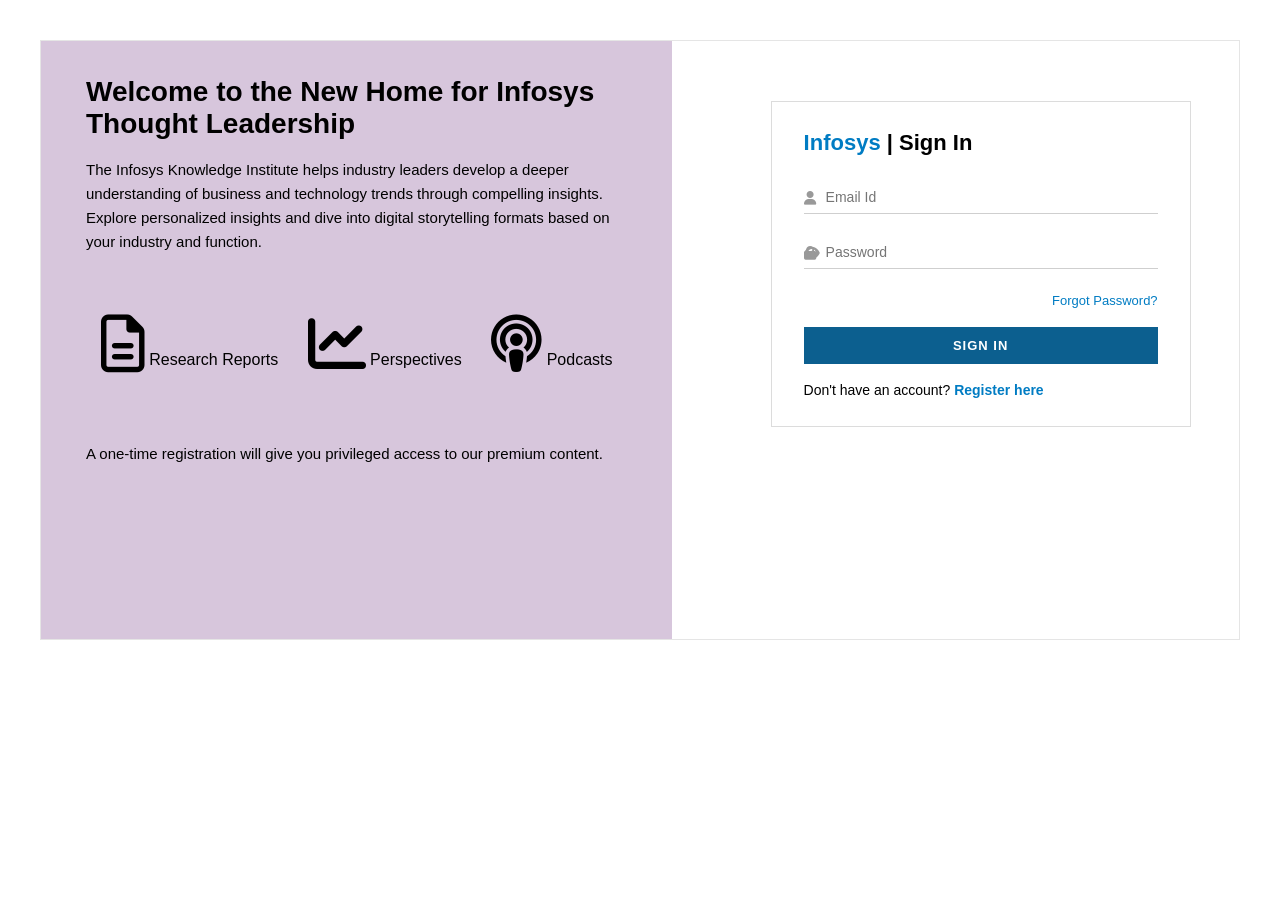
<file: login.html>
<!DOCTYPE html>
<html lang="en">
<head>
  <meta charset="UTF-8" />
  <title>Infosys Login</title>
  <link rel="stylesheet" href="login.css" />
  <!-- icons -->
  <link href="https://cdnjs.cloudflare.com/ajax/libs/font-awesome/6.5.0/css/all.min.css" rel="stylesheet">
</head>

<body>

<div class="container">

  <!-- LEFT SIDE -->
  <div class="left">

    <h1>Welcome to the New Home for Infosys Thought Leadership</h1>

    <p>
      The Infosys Knowledge Institute helps industry leaders develop a deeper
      understanding of business and technology trends through compelling
      insights. Explore personalized insights and dive into digital storytelling
      formats based on your industry and function.
    </p>

    <div class="features">

      <div class="feature">
        <i class="fa-regular fa-file-lines"></i>
        <span>Research Reports</span>
      </div>

      <div class="feature">
        <i class="fa-solid fa-chart-line"></i>
        <span>Perspectives</span>
      </div>

      <div class="feature">
        <i class="fa-solid fa-podcast"></i>
        <span>Podcasts</span>
      </div>

    </div>

    <p class="note">
      A one-time registration will give you privileged access to our premium content.
    </p>

  </div>



  <!-- RIGHT SIDE -->
  <div class="right">

    <div class="login-card">

      <h2><span class="brand">Infosys</span> | Sign In</h2>

      <form>

        <div class="input-box">
          <i class="fa-solid fa-user"></i>
          <input type="email" placeholder="Email Id" required>
        </div>

        <div class="input-box">
          <i class="fa-solid fa-lock"></i>
          <input type="password" id="password" placeholder="Password" required>
          <i class="fa-solid fa-eye eye" id="toggle"></i>
        </div>

        <div class="forgot">
          <a href="#">Forgot Password?</a>
        </div>

        <button>SIGN IN</button>

        <p class="register">
          Don't have an account? <a href="signup.html">Register here</a>
        </p>

      </form>

    </div>

  </div>

</div>

<script src="login.js"></script>


</body>
</html>
</file>
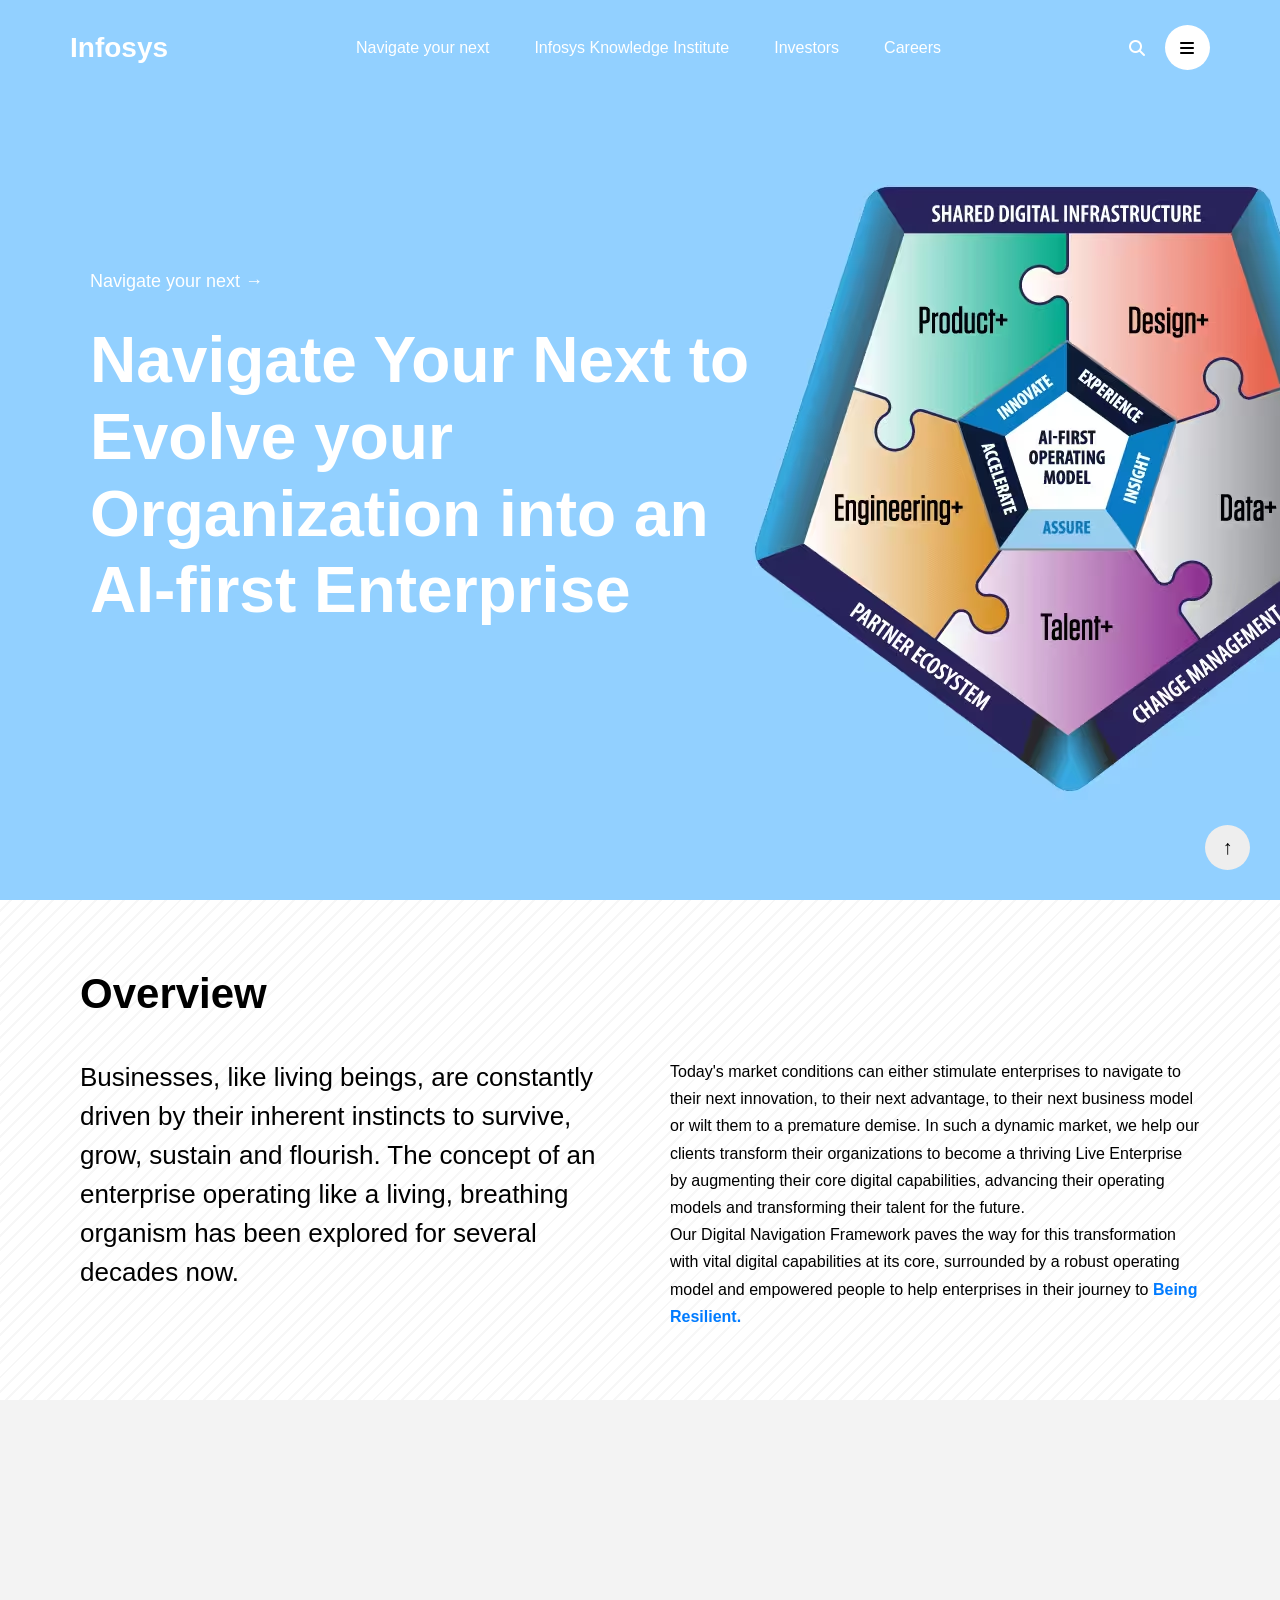
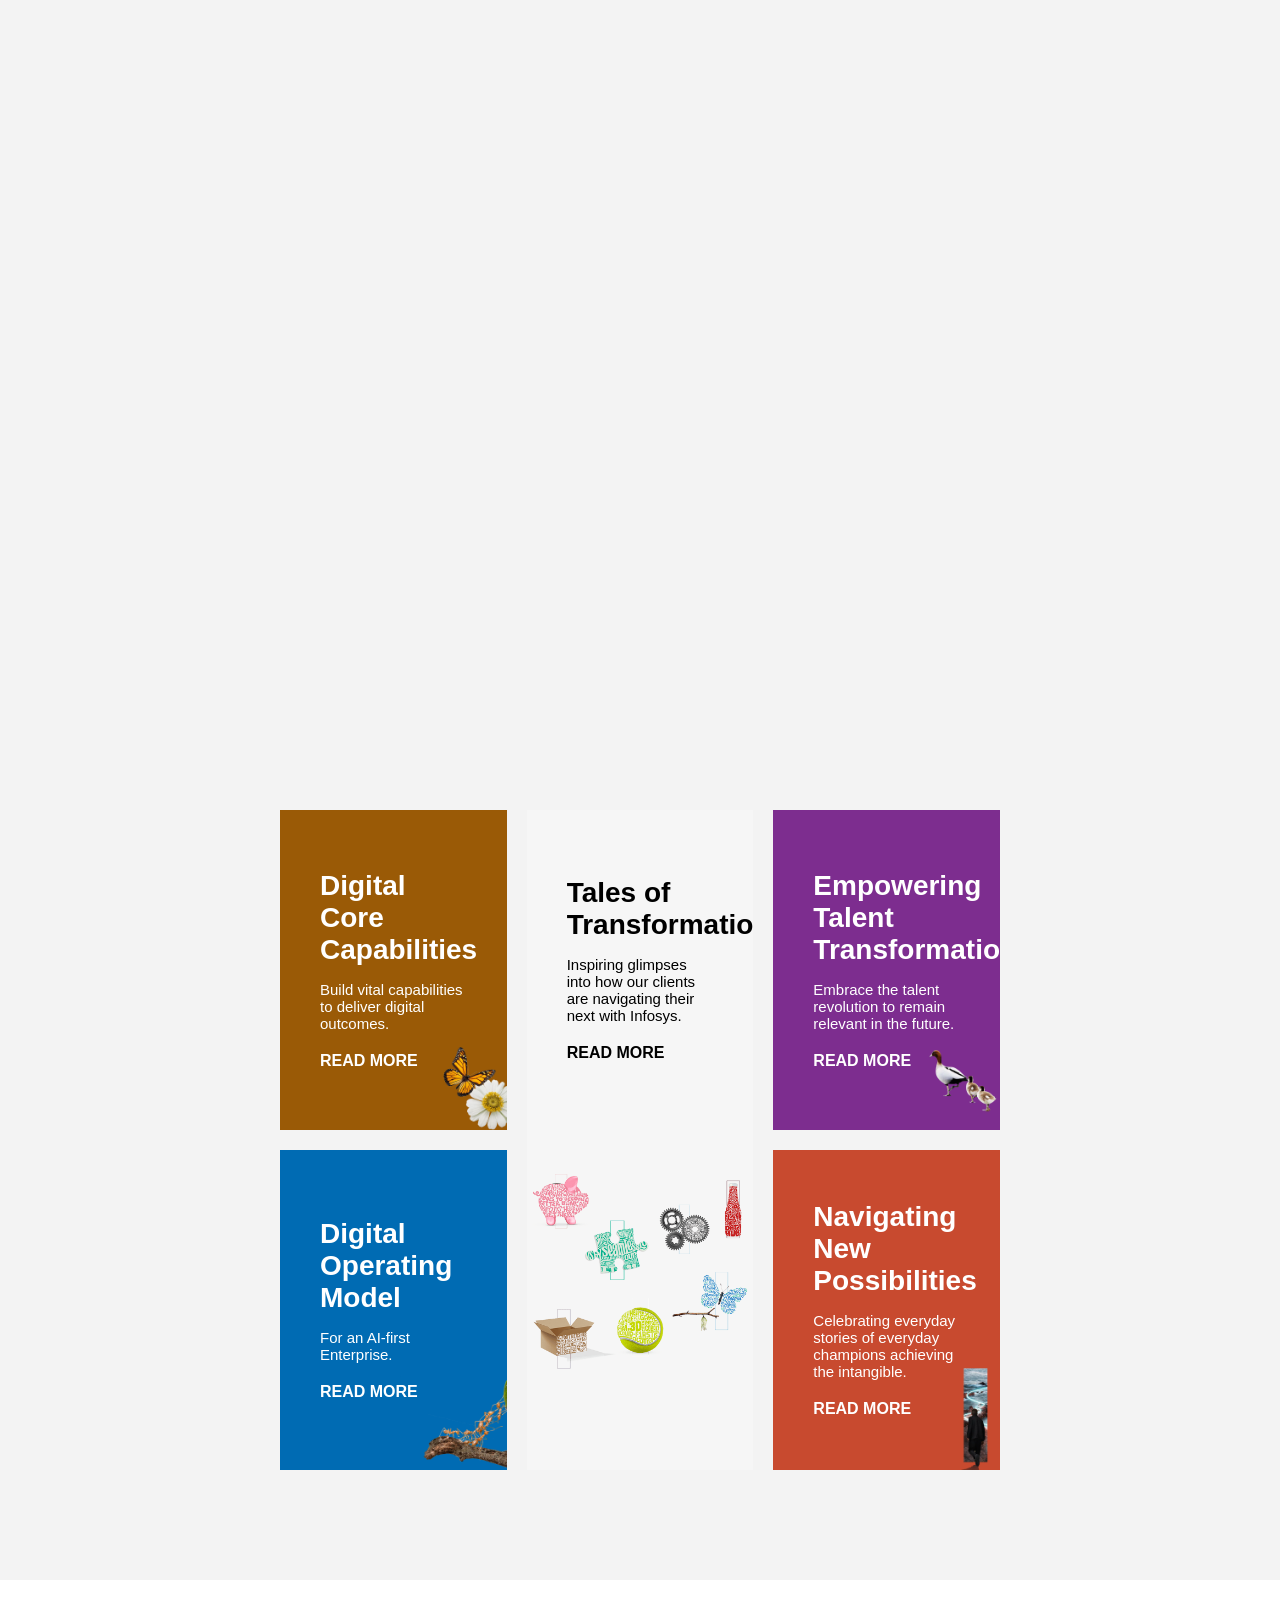
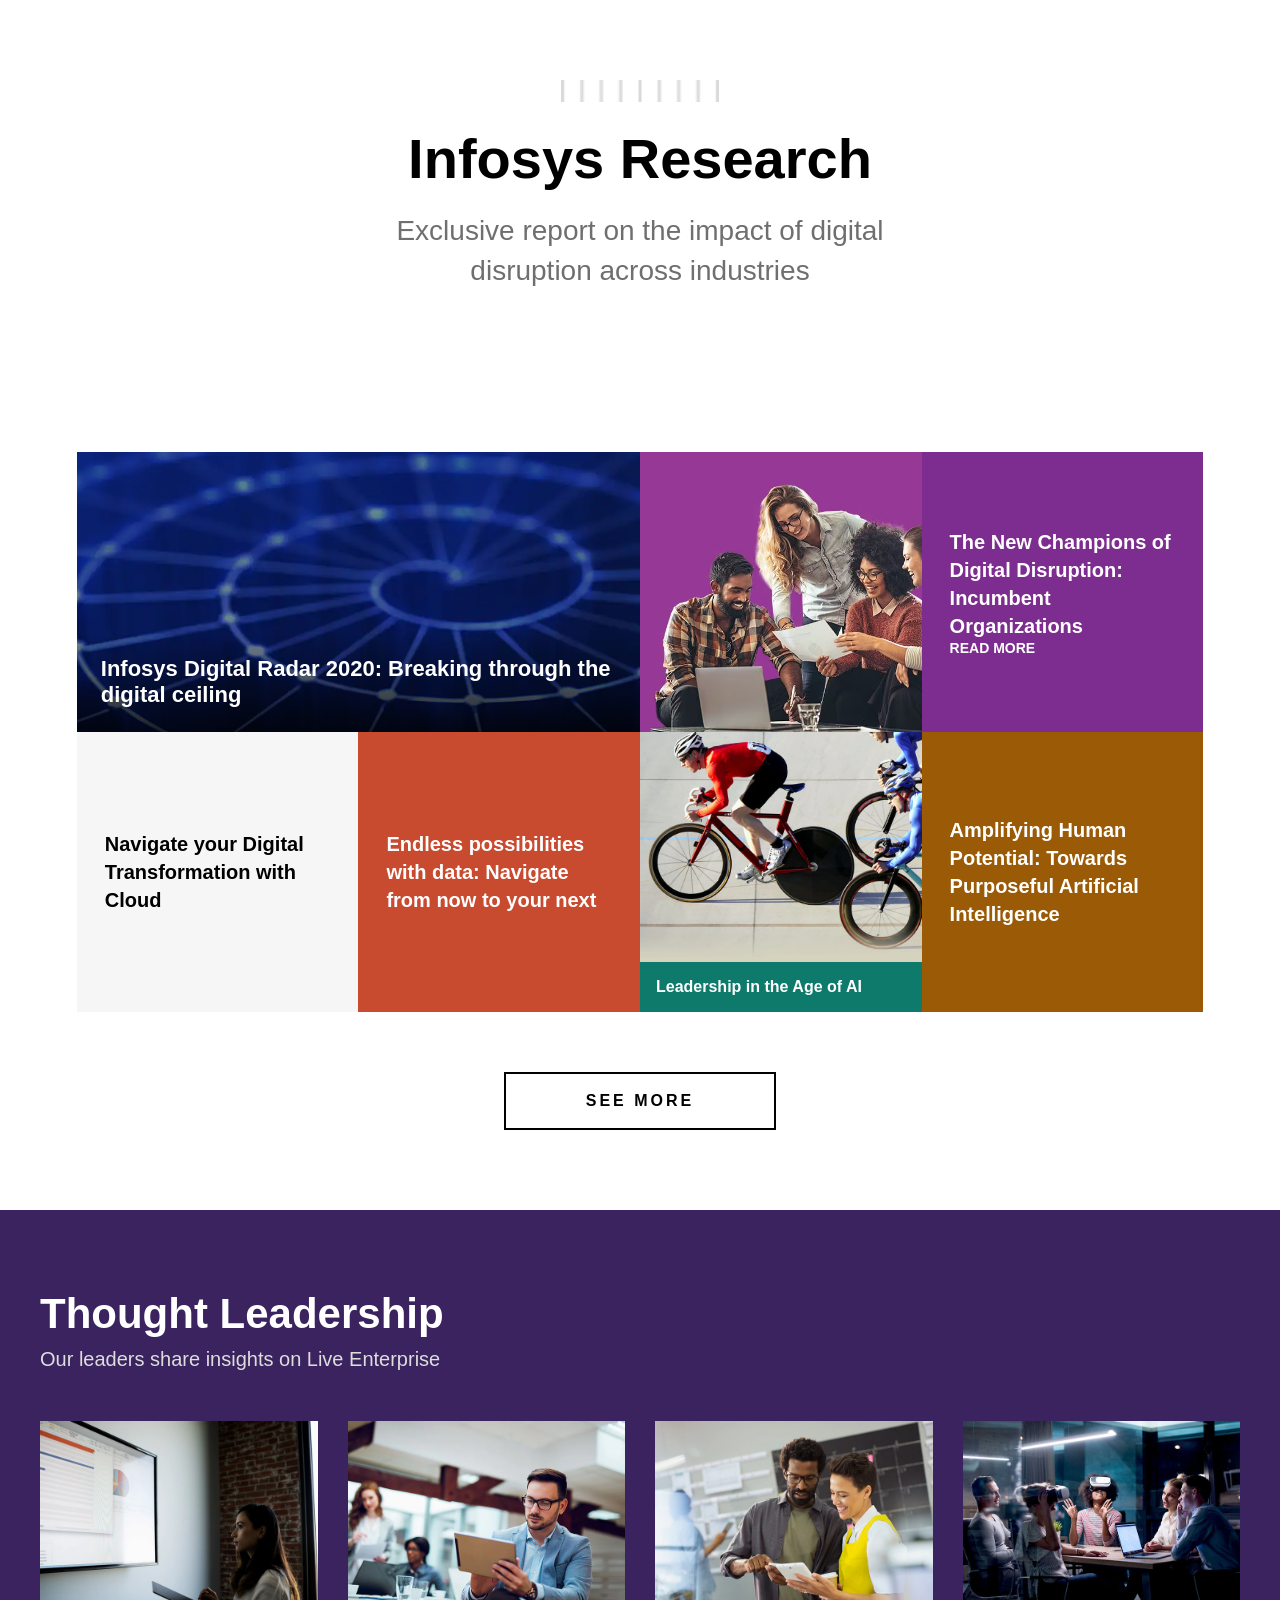
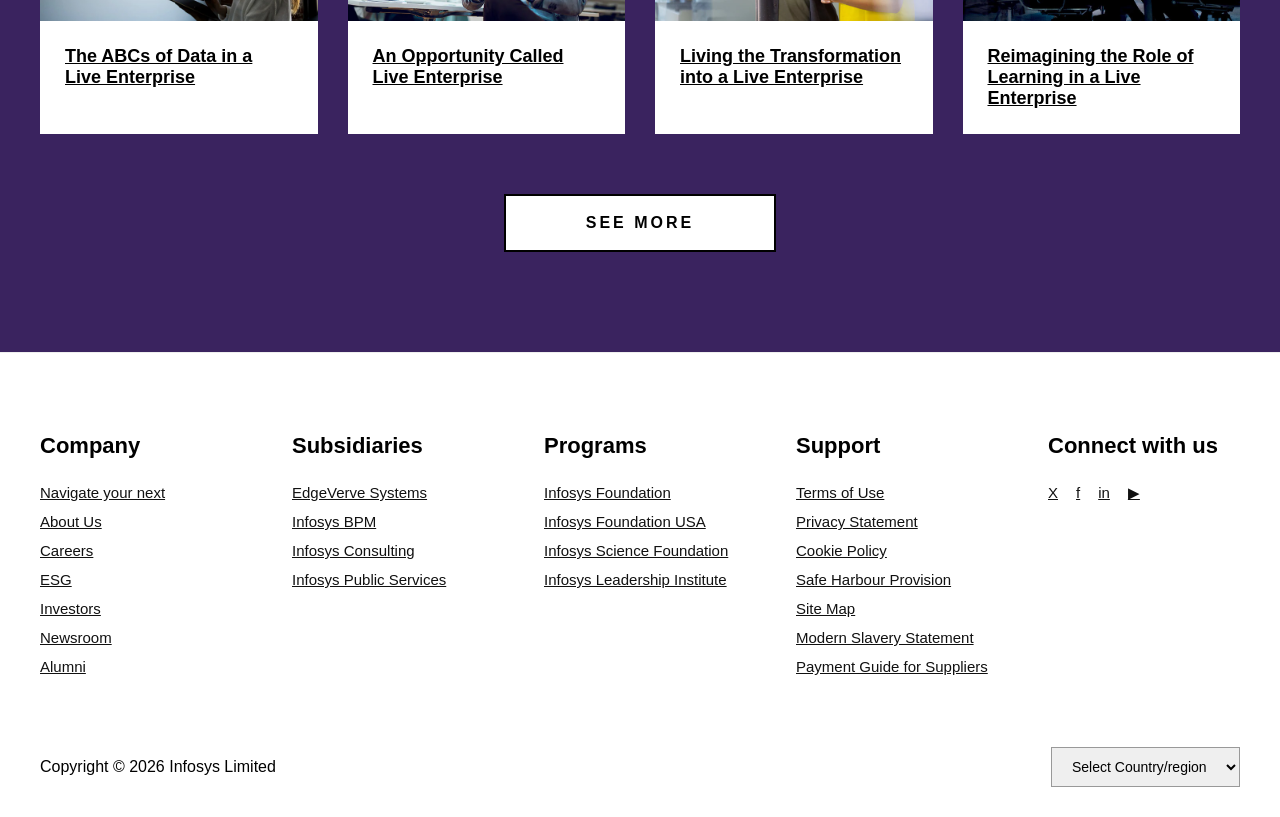
<file: navigate.html>
<!DOCTYPE html>
<html lang="en">
<head>
  <meta charset="UTF-8" />
  <title>Navigate Your Next</title>

  <link rel="stylesheet" href="navigate.css" />
  <link href="https://cdnjs.cloudflare.com/ajax/libs/font-awesome/6.5.0/css/all.min.css" rel="stylesheet">
  <link href="https://fonts.googleapis.com/css2?family=Poppins:wght@300;400;600;800&display=swap" rel="stylesheet">

</head>

<body>

  <!-- ========= NAVBAR ========= -->
  <nav class="navbar">

    <div class="logo">Infosys</div>

    <ul class="nav-links">
      <li><a href="navigate.html" class="active">Navigate your next</a></li>
      <li><a href="institute.html">Infosys Knowledge Institute</a></li>
      <li><a href="#">Investors</a></li>
      <li><a href="#">Careers</a></li>
    </ul>

    <div class="nav-icons">
      <i class="fas fa-search"></i>
      <div class="menu-circle">
        <i class="fas fa-bars"></i>
      </div>
    </div>

  </nav>



  <!-- ========= HERO SECTION ========= -->
  <!-- image now applied using CSS background -->
  <section class="hero">

    <div class="hero-content">
      <p class="small-link">Navigate your next →</p>

      <h1>
        Navigate Your Next to Evolve your
        Organization into an AI-first
        Enterprise
      </h1>
    </div>

  </section>

  <!-- ================= OVERVIEW SECTION ================= -->
<section class="overview-section">

  <div class="overview-container">

    <h2 class="overview-title">Overview</h2>

    <div class="overview-grid">

      <!-- LEFT BIG TEXT -->
      <div class="overview-left">
        <p>
          Businesses, like living beings, are constantly driven by their inherent
          instincts to survive, grow, sustain and flourish. The concept of an
          enterprise operating like a living, breathing organism has been
          explored for several decades now.
        </p>
      </div>

      <!-- RIGHT SMALL TEXT -->
      <div class="overview-right">
        <p>
          Today's market conditions can either stimulate enterprises to navigate
          to their next innovation, to their next advantage, to their next business
          model or wilt them to a premature demise. In such a dynamic market, we
          help our clients transform their organizations to become a thriving Live
          Enterprise by augmenting their core digital capabilities, advancing their
          operating models and transforming their talent for the future.
        </p>

        <p>
          Our Digital Navigation Framework paves the way for this transformation
          with vital digital capabilities at its core, surrounded by a robust
          operating model and empowered people to help enterprises in their journey
          to <span class="blue-link">Being Resilient.</span>
        </p>
      </div>

    </div>

  </div>

</section>

<section class="video-section">
  <iframe
    src="https://www.youtube.com/embed/QOjgRqaMm8g"
    frameborder="0"
    allowfullscreen>
  </iframe>
</section>

<section class="cards-section">

  <div class="cards-grid">

    <!-- Card 1 -->
    <div class="card brown">
      <div class="card-content">
        <h2>Digital Core<br>Capabilities</h2>
        <p>Build vital capabilities to deliver digital outcomes.</p>
        <a href="#">READ MORE</a>
      </div>
      <img src="assessts/b1.avif" class="card-img" alt="">
    </div>

    <!-- Card 2 (white center) -->
    <div class="card white center">
      <div class="card-content">
        <h2>Tales of<br>Transformation</h2>
        <p>Inspiring glimpses into how our clients are navigating their next with Infosys.</p>
        <a href="#">READ MORE</a>
      </div>
    </div>

    <!-- Card 3 -->
    <div class="card purple">
      <div class="card-content">
        <h2>Empowering Talent<br>Transformations</h2>
        <p>Embrace the talent revolution to remain relevant in the future.</p>
        <a href="#">READ MORE</a>
      </div>
      <img src="assessts/b2.webp" class="card-img" alt="">
    </div>

    <!-- Card 4 -->
    <div class="card blue">
      <div class="card-content">
        <h2>Digital Operating<br>Model</h2>
        <p>For an AI-first Enterprise.</p>
        <a href="#">READ MORE</a>
      </div>
      <img src="assessts/b3.webp" class="card-img" alt="">
    </div>

    <!-- Card 5 (image only center) -->
    <div class="card white image-center">
      <img src="assessts/b5.png" class="center-img" alt="">
    </div>

    <!-- Card 6 -->
    <div class="card orange">
      <div class="card-content">
        <h2>Navigating New<br>Possibilities</h2>
        <p>Celebrating everyday stories of everyday champions achieving the intangible.</p>
        <a href="#">READ MORE</a>
      </div>
      <img src="assessts/b4.webp" class="card-img" alt="">
    </div>

  </div>

</section>

<section class="investors-section" data-title="Investors">
  <div class="investors-inner">

    <!-- Vertical lines image -->
    <img
      src="assessts/vertical-line1.png"
      alt="decorative lines"
      class="investors-lines"
    />

    <!-- Heading -->
    <h2 class="investors-title">Infosys Research</h2>

    <!-- Subheading -->
    <p class="investors-subtitle">
      Exclusive report on the impact of digital<br>
      disruption across industries
    </p>

  </div>
</section>

<section class="insights-section">

  <div class="insights-grid">

    <!-- BIG LEFT IMAGE -->
    <a href="#" class="tile big-image">
      <img src="assessts/ec1.webp" alt="">
      <div class="overlay-text">
        Infosys Digital Radar 2020: Breaking through the digital ceiling
      </div>
    </a>

    <!-- SMALL IMAGE CARD -->
    <a href="#" class="tile white">
      <img src="assessts/ec2.avif" class="top-img" alt="">
      <div class="content">
        <h3>Three Pillars of Hyper-productive Work to be Successful in the Modern Economy</h3>
        <span>READ MORE</span>
      </div>
    </a>

    <!-- PURPLE CARD -->
    <a href="#" class="tile purple">
      <div class="content">
        <h3>The New Champions of Digital Disruption: Incumbent Organizations</h3>
        <span>READ MORE</span>
      </div>
    </a>

    <!-- WHITE CARD -->
    <a href="#" class="tile white plain">
      <div class="content">
        <h3>Navigate your Digital Transformation with Cloud</h3>
      </div>
    </a>

    <!-- ORANGE CARD -->
    <a href="#" class="tile orange">
      <div class="content">
        <h3>Endless possibilities with data: Navigate from now to your next</h3>
      </div>
    </a>

    <!-- IMAGE CARD -->
    <a href="#" class="tile image">
      <img src="assessts/ec3.webp" alt="">
      <div class="overlay-green">
        Leadership in the Age of AI
      </div>
    </a>

    <!-- BROWN CARD -->
    <a href="#" class="tile brown">
      <div class="content">
        <h3>Amplifying Human Potential: Towards Purposeful Artificial Intelligence</h3>
      </div>
    </a>

  </div>
  <!-- SEE MORE BUTTON -->
<div class="see-more-wrapper">
  <a href="#" class="see-more-btn">SEE MORE</a>
</div>

</section>

<section class="thought-leadership">
  <div class="tl-container">
    <h2>Thought Leadership</h2>
    <p class="tl-subtitle">Our leaders share insights on Live Enterprise</p>

    <div class="tl-grid">
      <!-- Card 1 -->
      <div class="tl-card">
        <div class="tl-img">
          <img src="assessts/dd1.webp" alt="Live Enterprise Data">
        </div>
        <div class="tl-content">
          <a href="#">The ABCs of Data in a Live Enterprise</a>
        </div>
      </div>

      <!-- Card 2 -->
      <div class="tl-card">
        <div class="tl-img">
          <img src="assessts/dd2.webp" alt="Opportunity Live Enterprise">
        </div>
        <div class="tl-content">
          <a href="#">An Opportunity Called Live Enterprise</a>
        </div>
      </div>

      <!-- Card 3 -->
      <div class="tl-card">
        <div class="tl-img">
          <img src="assessts/dd3.webp" alt="Transformation">
        </div>
        <div class="tl-content">
          <a href="#">Living the Transformation into a Live Enterprise</a>
        </div>
      </div>

      <!-- Card 4 -->
      <div class="tl-card">
        <div class="tl-img">
          <img src="assessts/dd4.webp" alt="Learning Live Enterprise">
        </div>
        <div class="tl-content">
          <a href="#">Reimagining the Role of Learning in a Live Enterprise</a>
        </div>
      </div>
    </div>
  </div>

<div class="see-more-wrapper">
  <a href="#" class="see-more-btn">SEE MORE</a>
</div>

</section>

<!-- OTHER SECTIONS -->

<footer class="footer">

  <div class="footer-inner">

    <!-- Column 1 -->
    <div class="footer-col">
      <h3>Company</h3>
      <a href="#">Navigate your next</a>
      <a href="#">About Us</a>
      <a href="#">Careers</a>
      <a href="#">ESG</a>
      <a href="#">Investors</a>
      <a href="#">Newsroom</a>
      <a href="#">Alumni</a>
    </div>

    <!-- Column 2 -->
    <div class="footer-col">
      <h3>Subsidiaries</h3>
      <a href="#">EdgeVerve Systems</a>
      <a href="#">Infosys BPM</a>
      <a href="#">Infosys Consulting</a>
      <a href="#">Infosys Public Services</a>
    </div>

    <!-- Column 3 -->
    <div class="footer-col">
      <h3>Programs</h3>
      <a href="#">Infosys Foundation</a>
      <a href="#">Infosys Foundation USA</a>
      <a href="#">Infosys Science Foundation</a>
      <a href="#">Infosys Leadership Institute</a>
    </div>

    <!-- Column 4 -->
    <div class="footer-col">
      <h3>Support</h3>
      <a href="#">Terms of Use</a>
      <a href="#">Privacy Statement</a>
      <a href="#">Cookie Policy</a>
      <a href="#">Safe Harbour Provision</a>
      <a href="#">Site Map</a>
      <a href="#">Modern Slavery Statement</a>
      <a href="#">Payment Guide for Suppliers</a>
    </div>

    <!-- Column 5 -->
    <div class="footer-col social">
      <h3>Connect with us</h3>

      <div class="social-icons">
        <a href="#">X</a>
        <a href="#">f</a>
        <a href="#">in</a>
        <a href="#">▶</a>
      </div>
    </div>

  </div>


  <!-- Bottom bar -->
  <div class="footer-bottom">

    <p>Copyright © 2026 Infosys Limited</p>

    <select>
      <option>Select Country/region</option>
      <option>India</option>
      <option>USA</option>
      <option>UK</option>
    </select>

  </div>

  <!-- Back to top -->
  <button class="top-btn" onclick="window.scrollTo({top:0,behavior:'smooth'})">
    ↑
  </button>

</footer>




  <script src="navigate.js"></script>

</body>
</html>
</file>
<file: style.css>
body,html {
  font-family: Arial, Helvetica, sans-serif;
  scroll-snap-type: y mandatory;
  overflow-x: hidden;
  scrollbar-gutter: stable;
}

/* HERO */
.side-progress {
  position: fixed;
  left: 40px;
  top: 50%;
  transform: translateY(-50%);
  z-index: 9999;
}

.side-progress ul {
  list-style: none;
  padding: 0;
  margin: 0;
}

.side-progress li {
  width: 45px;
  height: 2px;
  background: rgba(255,255,255,0.35);
  margin: 70px 0;   /*  change gap  */
  position: relative;
  cursor: pointer;
  transition: 0.4s;
}


.side-progress li.active {
  width: 70px;
  height: 3px;
  background: white;
}


/* TEXT UNDER LINE (FIXED) */
.progress-label {
  position: absolute;
  top: 10px;
  left: 0;

  color: white;
  font-size: 14px;
  font-weight: 500;
  width: 90px;
  line-height: 18px;

  opacity: 0;
  transition: 0.3s;
}

.side-progress li.active .progress-label {
  opacity: 1;
}


/* AUTO COLOR SWITCH */

/* default (dark bg) */
.side-progress li {
  background: rgba(255,255,255,0.35);
}

.side-progress li.active {
  background: #fff;
}

.progress-label {
  color: #fff;
}


/* when light section active */
.side-progress.dark-mode li {
  background: rgba(0,0,0,0.35);
}

.side-progress.dark-mode li.active {
  background: #000;
}

.side-progress.dark-mode .progress-label {
  color: #000;
}

/* 
   NAV RIGHT ICONS
*/

.nav-icons {
  gap: 20px;
}

/* search icon */
.nav-search {
  color: white;
  font-size: 22px;
  cursor: pointer;
  transition: 0.3s;
}

.nav-search:hover {
  transform: scale(1.1);
}


/* round menu button */
.nav-circle-menu {
  width: 48px;
  height: 48px;
  background: #fff;
  border-radius: 50%;
  display: flex;
  flex-direction: column;
  justify-content: center;
  align-items: center;
  gap: 5px;
  cursor: pointer;
  transition: 0.3s;
}

.nav-circle-menu span {
  width: 18px;
  height: 2px;
  background: #000;
}

.nav-circle-menu:hover {
  transform: scale(1.05);
}


/* SERVICE CARD */
.service-card {
  position: relative;
  height: 320px;
  overflow: hidden;
  border-radius: 6px;
}

/* Image */
.service-card img {
  width: 100%;
  height: 100%;
  object-fit: cover;
}

/* Overlay */
.service-overlay {
  position: absolute;
  inset: 0;
  background: linear-gradient(
    to right,
    rgba(0, 0, 0, 0.7),
    rgba(0, 0, 0, 0.1)
  );
}

/* Text */
.service-text {
  position: absolute;
  left: 25px;
  bottom: 30px;
  color: white;
  max-width: 80%;
}

.service-text h5 {
  font-size: 20px;
  font-weight: 600;
  margin-bottom: 8px;
}

.service-text p {
  font-size: 14px;
  line-height: 1.4;
}

/* Hover effect */
.service-card:hover img {
  transform: scale(1.05);
  transition: transform 0.4s ease;
}

/* FOOTER */
.footer {
  font-size: 14px;
}

/* HERO CAROUSEL */
.hero-carousel {
  position: relative;
  height: 100vh;
  overflow: hidden;
}

/* Slides */
.hero-carousel .slide {
  position: absolute;
  inset: 0;
  background-size: cover;
  background-position: center;
  opacity: 0;
  transition: opacity 1.2s ease-in-out;
  z-index: 0;
}

.hero-carousel .slide.active {
  opacity: 1;
  z-index: 1;
  z-index: 2;
}

/* Overlay */
.hero-carousel .overlay {
  position: absolute;
  inset: 0;
  background: rgba(0,0,0,0.65);
  z-index: 2;
}

/* Content */
.hero-content {
  position: relative;
  z-index: 3;
  top: 50%;
  transform: translateY(-50%);
  max-width: 600px;
}

.hero-text {
  font-family: 'Roboto', sans-serif;
  font-weight: 800;
  letter-spacing: -0.5px;
  position: absolute;
  top: 50%;
  left: 25%;
  transform: translate(-50%, -50%);
  text-align: left;
  color: #fff;
  z-index: 2;
}

.hero-text h3 {
  font-size: 64px;
  font-weight: 700;
}

.hero-text p {
  letter-spacing: 3px;
  margin-top: 10px;
}

/* Dots */
.carousel-dots {
  position: absolute;
  bottom: 30px;
  width: 100%;
  text-align: center;
  z-index: 4;
}

.carousel-dots .dot {
  height: 15px;
  width: 15px;
  margin: 0 6px;
  background: #777;
  border-radius: 50%;
  
  display: inline-block;
  cursor: pointer;
}

.carousel-dots .dot.active {
  background: white;
}

/* NAVBAR ON HERO IMAGE */
.custom-navbar {
  background: transparent;
  transition: background 0.4s ease;
  padding: 20px 0;
  z-index: 1000;
}

.custom-navbar .nav-link {
  color: white !important;
  font-weight: 500;
}

.slide {
  position: absolute;
  inset: 0;
  opacity: 0;
}


.custom-navbar .nav-link:hover {
  opacity: 0.8;
}

.custom-navbar.scrolled {
  background: white;
}

.custom-navbar.scrolled .nav-link,
.custom-navbar.scrolled .navbar-brand {
  color: black !important;
}

@media (max-width: 768px) {
  .hero-text h1 {
    font-size: 36px;
  }
}

.outline-btn {
  background: transparent;
  color: #ffffff;
  border: 2px solid #ffffff;
  padding: 14px 40px;
  font-size: 14px;
  font-weight: 600;
  letter-spacing: 2px;
  text-transform: uppercase;
  cursor: pointer;
  transition: all 0.3s ease;
}

.outline-btn:hover {
  background: #ffffff;
  color: #000000;
}

.full-image-section {
  position: relative;
  width: 100%;
  height: 100vh; /* full screen height */
  overflow: hidden;
}
.image-text{
  padding-top: 50px;
  position: absolute;
  top: 50%;
  left: 50px;
}

.full-image-section {
  position: relative;
  height: 100vh;
  width: 100%;
  background-color: #b87409; /* Infosys brown */
  overflow: hidden;
}

/* MAIN IMAGE */
.hero-image {
  position: absolute;
  right: 5%;
  top: 50%;
  transform: translateY(-50%);
  width: 550px;
  z-index: 2;
}

/* TEXT AREA */
.image-text {
  position: absolute;
  top: 50%;              /* center vertically */
  left: 8%;              /* same left spacing like Infosys */
  transform: translateY(-50%);
  color: #fff;
  max-width: 520px;
  display: flex;
  flex-direction: column;
  align-items: flex-start;  /* text left aligned */
  gap: 18px;               /* proper spacing between items */
  z-index: 3;
}

.image-text h3 {
  font-size: 50px;
  font-weight: 200;
  line-height: 1.1;
}


.image-text h1 {
  font-size: 56px;
  font-weight: 600;
}

.image-text p {
  font-size: 18px;
  margin: 0;
}


/* BUTTON */
.outline-btn {
  padding: 12px 28px;
  background: transparent;
  border: 2px solid #fff;
  color: #fff;
  cursor: pointer;
}

/* CASE STUDIES */
.case-studies {
  display: flex;
  gap: 20px;
}


.case-box h2 {
  font-size: 8px;
  line-height: 1.4;
}

.view-link {
  display: inline-block;
  margin-top: 2px;
  color: #fff;
  text-decoration: none;
  font-weight: bold;
}

/* BACKGROUND DESIGN BARS */
.design-bars::before,
.design-bars::after {
  content: "";
  position: absolute;
  top: 50%;
  transform: translateY(-50%);
  width: 70px;
  height: 70%;
  background-color: rgba(255, 255, 255, 0.25);
}

.design-bars::before {
  right: 240px;
}

.design-bars::after {
  right: 140px;
}

@media (max-width: 768px) {
  .hero-image {
    width: 90%;
    right: 50%;
    transform: translate(50%, -50%);
  }

  .image-text {
    display: none;
  }

  .design-bars {
    display: none;
  }
}

.case-studies {
  display: grid;
  grid-template-columns: 1fr 1fr; /* split into two */
  color: white;
  min-height: 300px;
}

.case-box {
  padding: 60px;
}

.case-box h2 {
  font-size: 20px;
  font-weight: 600;
  line-height: 1.3;
  margin: 20px 0;
}

.label {
  font-size: 14px;
  letter-spacing: 2px;
  text-transform: uppercase;
}

.view-link {
  display: inline-block;
  margin-top: 40px;
  font-size: 14px;
  letter-spacing: 2px;
  color: #fff;
  text-decoration: none;
}

@media (max-width: 768px) {
  .case-studies {
    grid-template-columns: 1fr;
  }
}

/* HERO WRAPPER */
.infosys-hero {
  position: relative;
  height: 100vh;
  background-color: #0071ad; /* Infosys blue */
  overflow: hidden;
}

/* VERTICAL BAR */
.infosys-bar {
  position: absolute;
  left: 18%;
  top: 50%;
  transform: translateY(-50%);
  width: 140px;
  height: 75%;
  background-color: #9fd3f9;
  z-index: 1;
}

/* MAIN IMAGE */
.infosys-image {
  position: absolute;
  left: 14%;
  top: 50%;
  transform: translateY(-50%);
  width: 520px;
  z-index: 2;
}

/* TEXT CONTENT */
.infosys-content {
  position: absolute;
  right: 8%;
  top: 50%;
  transform: translateY(-50%);
  color: #ffffff;
  max-width: 520px;
  z-index: 3;
}

.infosys-content h1 {
  font-size: 60px;
  font-weight: 600;
}

.infosys-content p {
  font-size: 18px;
  margin: 20px 0;
}

/* BUTTON */
.infosys-btn {
  padding: 14px 34px;
  background: transparent;
  border: 2px solid #ffffff;
  color: #ffffff;
  cursor: pointer;
}

/* TWO COLUMN CONTAINER */
.infosys-two-col {
  display: grid;
  grid-template-columns: 1fr 1fr;
  gap: 80px;
  margin-top: 60px;
}

/* EACH COLUMN */
.infosys-col {
  color: #ffffff;
}

/* SMALL TOP LABEL */
.infosys-label {
  font-size: 14px;
  letter-spacing: 1px;
  opacity: 0.8;
  display: block;
  margin-bottom: 14px;
}

/* MAIN TEXT */
.infosys-text {
  font-size: 22px;
  font-weight: 600;
  line-height: 1.4;
  margin-bottom: 24px;
}

/* VIEW LINK */
.infosys-link {
  font-size: 14px;
  color: #ffffff;
  text-decoration: none;
  letter-spacing: 1px;
}

@media (max-width: 768px) {
  .infosys-two-col {
    grid-template-columns: 1fr;
    gap: 40px;
  }
}

.tt-hero-section {
  background-color: #8f2c8b;
  height: 100vh;
  position: relative;
  overflow: hidden;
  color: #ffffff;
}

.tt-hero-wrapper {
  max-width: 1400px;
  margin: 0 auto;
  height: 100%;
  display: flex;
  align-items: center;
  padding: 0 80px;
}

/* LEFT SIDE TEXT */
.tt-hero-left {
  width: 50%;
  z-index: 2;
}

.tt-hero-title {
  font-size: 64px;
  font-weight: 300;
  line-height: 1.1;
  margin-bottom: 24px;
}

.tt-hero-subtitle {
  font-size: 18px;
  margin-bottom: 32px;
  max-width: 520px;
}

.tt-hero-cta {
  padding: 14px 36px;
  border: 1px solid #ffffff;
  color: #ffffff;
  text-decoration: none;
  font-weight: 600;
  display: inline-block;
}

/* RIGHT SIDE VISUAL */
.tt-hero-right {
  width: 50%;
  position: relative;
  height: 100%;
}

/* VERTICAL BACKGROUND BAR */
.tt-hero-bars {
  position: absolute;
  right: 130px;
  top: 12%;
  width: 130px;
  height: 72%;
  background: rgba(255, 255, 255, 0.35);
}

/* FOREGROUND IMAGE */
.tt-hero-figure {
  position: absolute;
  right: 70px;
  bottom: 70px;
  height: 70%;
  z-index: 2;
}

.tt-hero-section {
  background: #8f2c8b;
  height: 100vh;
  color: #fff;
  overflow: hidden;
}

.tt-hero-row {
  max-width: 1400px;
  margin: 0 auto;
  height: 100%;
  display: flex;
  align-items: center;
  padding: 0 80px;
}

/* LEFT TEXT COLUMN */
.tt-hero-text-area {
  width: 50%;
  display: flex;
  flex-direction: column;
  align-items: flex-start; /* TEXT LEFT */
}

/* RIGHT IMAGE COLUMN */
.tt-hero-image-area {
  width: 50%;
  position: relative;
  height: 100%;
}

/* IMAGE */
.tt-hero-img {
  position: absolute;
  right: 60px;
  bottom: 80px;
  height: 70%;
  z-index: 2;
}

/* BACK BAR */
.tt-hero-bg-bar {
  position: absolute;
  right: 140px;
  top: 15%;
  width: 140px;
  height: 70%;
  background: rgba(255, 255, 255, 0.35);
}

/* INSIGHTS */
.tt-hero-insights {
  margin-top: 50px;
  display: grid;
  grid-template-columns: 1fr 1fr;
  gap: 60px;
  max-width: 720px;
}

.tt-hero-btn {
  padding: 12px 32px;
  border: 1.5px solid #ffffff;
  background: transparent;
  color: #ffffff;
  text-decoration: none;
  font-size: 14px;
  font-weight: 500;
  letter-spacing: 1px;
  cursor: pointer;
}

.tt-insight-link {
  font-size: 13px;
  font-weight: 500;
  color: #ffffff;
  text-decoration: none;
  letter-spacing: 1px;
}


/* VERTCAL LINE */


.next-section {
  min-height: 60vh;
  display: flex;
  flex-direction: column;
  justify-content: center;
  align-items: center;
  text-align: center;
  background-color: #ffffff;
  padding: 40px 20px;
}

.bar-image {
  width: 80px;
  margin-bottom: 20px;
}

.title {
  font-size: 48px;
  font-weight: 700;
  color: #000;
  margin: 0 0 20px;
}

.subtitle {
  font-size: 22px;
  color: #777;
  line-height: 1.5;
  max-width: 700px;
}

/*5 image box*/
* {
  box-sizing: border-box;
}


.image-section {
  display: grid;
  grid-template-columns: 2fr 3fr;
  gap: 0;                /* no gap */
  padding-left: 150px;
  padding-right: 150px;
}

.box {
  position: relative;
  overflow: hidden;
}

.box img {
  width: 100%;
  height: 100%;
  object-fit: cover;
  display: block;
  transition: transform 0.4s ease;
}

/* LEFT LARGE IMAGE */
.large {
  height: 500px;
}

/* RIGHT GRID */
.right-grid {
  display: grid;
  grid-template-columns: repeat(2, 1fr);
  gap: 0;                /* no gap */
}

.right-grid .box {
  height: 250px;
}

/* OVERLAY TEXT */
.overlay {
  position: absolute;
  left: 0;
  bottom: 0;
  width: 100%;
  padding: 20px;
  background: linear-gradient(to top, rgba(0,0,0,0.6), transparent);

  opacity: 0;
  transform: translateY(30px);
  transition: all 0.4s ease;
}

.overlay h3 {
  color: #fff;
  margin: 0;
  font-size: 22px;
}

/* HOVER EFFECT */
.box:hover .overlay {
  opacity: 1;
  transform: translateY(0);
}

.box:hover img {
  transform: scale(1.05);
}


/* TITLE – always visible */
.ely {
  position: absolute;
  bottom: 20px;
  left: 20px;
  z-index: 2;
}

.ely h3 {
  color: #fff;
  font-size: 22px;
  margin: 0;
}

/* HOVER CONTENT */
.overlay {
  position: absolute;
  inset: 0;
  padding: 60px 20px 20px;

  background: linear-gradient(
    to top,
    rgba(0,0,0,0.75),
    rgba(0,0,0,0.2)
  );

  opacity: 0;
  transform: translateY(30px);
  transition: all 0.4s ease;
}

.overlay h3,
.overlay p {
  color: #fff;
}

/* SHOW ONLY EXTRA TEXT ON HOVER */
.box:hover .overlay {
  opacity: 1;
  transform: translateY(0);
}

/* IMAGE ZOOM */
.box img {
  transition: transform 0.4s ease;
}

.box:hover img {
  transform: scale(1.05);
}

.nav-grid-section {
  background: #ffffff;
  padding-left: 150px;
  padding-right: 150px;
  padding-top: 30px;
  padding-bottom: 30px;
  margin-bottom: 80px;
}

.nav-grid {
  display: grid;
  grid-template-columns: repeat(4, 1fr);
  text-align: center;
  gap: 40px;
}
.nav-card h3 {
  font-size: 20px;
  font-weight: 600;
  line-height: 1.2;
  margin-bottom: 30px;
}

.nav-plus {
  width: 32px;
  height: 32px;
  border-radius: 50%;
  border: none;
  margin-bottom: 80px;
  background: #000;
  color: #fff;

  font-size: 18px;
  font-weight: 500;
  cursor: pointer;
}

.nav-plus:hover {
  background: #333;
}

@media (max-width: 992px) {
  .nav-grid {
    grid-template-columns: repeat(2, 1fr);
    gap: 60px;
  }
}

@media (max-width: 600px) {
  .nav-grid {
    grid-template-columns: 1fr;
  }
}

/* SECTION */
.opportunity-section {
  background-color: #0f174a;
  margin-bottom: 80px;
  margin-left: 80px;
  margin-right: 80px;
}

/* CENTERED WRAPPER */
.opportunity-container {
  max-width: 1200px;
  margin: 0 auto;
  padding: 0 80px;

  display: flex;
  align-items: center;
  justify-content: space-between;
}

/* TEXT */
.opportunity-content {
  max-width: 520px;
}

.opportunity-content h1 {
  color: #fff;
  font-size: 42px;
  font-weight: 700;
  line-height: 1.25;
  margin-bottom: 30px;
}

/* BUTTON */
.opportunity-btn {
  display: inline-block;
  padding: 14px 34px;
  background: #fff;
  color: #000;
  text-decoration: none;
  font-weight: 600;
  letter-spacing: 1px;
}

/* IMAGE CONTAINER – FIXED SIZE */
.opportunity-image-box {
  width: 520px;      /* SAME WIDTH */
  height: 360px;     /* SAME HEIGHT */
  overflow: hidden;
  position: relative;
}

/* IMAGE */
.opportunity-image-box img {
  width: 100%;
  height: 100%;
  object-fit: contain;
  transition: transform 0.6s ease, opacity 0.6s ease;
  opacity: 0.95;
}

/* HOVER EFFECT */
.opportunity-image-box:hover img {
  transform: scale(1.08);
  opacity: 1;
}

/* wrapper */
.purpose-wrap {
  margin-left: 70px;
  width: 1100px;
}


/* MAIN CARD */
.purpose-card {

  background: white;
  border: 3px solid #7cc4ff;

  padding: 60px 80px;
  text-align: center;

  /* angled corners */
  clip-path: polygon(
    0 0,
    calc(100% - 40px) 0,
    100% 40px,
    100% 100%,
    40px 100%,
    0 calc(100% - 40px)
  );
}


/* heading */
.purpose-title {
  font-size: 64px;
  font-weight: 900;
  margin-bottom: 30px;
}


/* text */
.purpose-text {
  font-size: 26px;
  line-height: 1.6;
  max-width: 900px;
  margin: auto;
}

.about-section {
  padding: 100px 0;
  background-color: #ffffff;
}

.about-container {
  max-width: 1200px;
  margin: 0 auto;
  text-align: center;
  padding: 0 40px;
}

/* decorative bars */
.about-bars {
  margin-bottom: 20px;
}

/* heading */
.about-title {
  font-size: 48px;
  font-weight: 700;
  margin-bottom: 20px;
}

/* subtitle */
.about-subtitle {
  font-size: 28px;
  color: #666;
  line-height: 1.4;
  margin-bottom: 80px;
}

/* stats row */
.about-stats {
  display: grid;
  grid-template-columns: repeat(3, 1fr);
  gap: 40px;
}

/* stat item */
.stat h3 {
  font-size: 56px;
  font-weight: 700;
  margin-bottom: 12px;
}

.stat h3 span {
  font-size: 56px;
}

.stat p {
  font-size: 16px;
  color: #444;
  line-height: 1.5;
}
@media (max-width: 768px) {
  .about-stats {
    grid-template-columns: 1fr;
    gap: 60px;
  }

  .about-title {
    font-size: 36px;
  }

  .about-subtitle {
    font-size: 22px;
  }
}

* {
  box-sizing: border-box;
  margin: 0;
  padding: 0;
  font-family: Arial, Helvetica, sans-serif;
}

/* SECTION */
.news-section {
  padding: 80px 0;
  background: #fff;
}

/* WRAPPER */
.news-wrapper {
  max-width: 1400px;
  margin: auto;
  display: grid;
  grid-template-columns: 1.2fr 2fr;
  height: 650px;
}

/* LEFT PANEL */
.news-left {
  background: #b8730a;
  color: #fff;
  padding: 50px;
  display: flex;
  flex-direction: column;
}

.news-left .brand {
  font-size: 20px;
  margin-bottom: 20px;
}

.news-left h2 {
  font-size: 42px;
  margin-bottom: 40px;
}

.news-item {
  display: flex;
  justify-content: space-between;
  gap: 20px;
  padding: 25px 0;
  border-top: 1px solid rgba(255,255,255,0.3);
  cursor: pointer;
}

.news-item p {
  font-size: 18px;
  line-height: 1.4;
}

.news-item span {
  font-size: 24px;
}

.news-item.highlight {
  background: rgba(0,0,0,0.15);
  padding: 25px;
  margin-top: auto;
  border: none;
}

/* RIGHT GRID */
.news-right {
  display: grid;
  grid-template-columns: repeat(2, 1fr);
}

/* CARD */
.news-card {
  position: relative;
  overflow: hidden;
}

.news-card img {
  width: 100%;
  height: 100%;
  object-fit: cover;
  transition: transform 0.5s ease;
}

/* OVERLAY */
.card-overlay {
  position: absolute;
  inset: 0;
  background: linear-gradient(to top, rgba(0,0,0,0.75), transparent);
  color: #fff;
  padding: 30px;
  display: flex;
  flex-direction: column;
  justify-content: flex-end;
}

.card-overlay h3 {
  font-size: 22px;
  line-height: 1.3;
}

.card-overlay span {
  font-size: 14px;
  margin-top: 8px;
}

/* HOVER EFFECT */
.news-card:hover img {
  transform: scale(1.1);
}

.investors-section {
  padding: 20px 20px;
  background: #ffffff;
}

.investors-inner {
  max-width: 1000px;
  margin: 0 auto;
  text-align: center;
}

.investors-section {
  padding: 100px 20px;
  background-color: #ffffff;
}

.investors-inner {
  max-width: 1000px;
  margin: 0 auto;
  text-align: center;
}

/* Vertical lines image */
.investors-lines {
  display: block;
  margin: 0 auto 24px;
  height: 22px;   /* adjust*/
  width: auto;
}

/* Title */
.investors-title {
  font-size: 56px;
  font-weight: 600;
  color: #000;
  margin-bottom: 20px;
}

/* Subtitle */
.investors-subtitle {
  font-size: 28px;
  color: #6f6f6f;
  line-height: 1.45;
}

/* SECTION CONTAINER */
.ir-wrapper {
  background: #ffffff;
  padding: 80px 120px;
}

/* GRID LAYOUT */
.ir-layout {
  display: grid;
  grid-template-columns: 2.3fr 1fr;
  gap: 60px;
}

/* IMAGE AREA */
.ir-visual {
  position: relative;
  overflow: hidden;
}

.ir-visual img {
  width: 100%;
  height: 100%;
  object-fit: cover;
  transition: transform 0.6s ease;
}

/* IMAGE TEXT */
.ir-caption {
  position: absolute;
  left: 32px;
  bottom: 32px;
  color: #ffffff;
  font-size: 28px;
  font-weight: 600;
}

/* CONTENT PANEL */
.ir-panel {
  display: flex;
  flex-direction: column;
}

/* HEADING */
.ir-title {
  font-size: 42px;
  font-weight: 700;
  margin-bottom: 40px;
}

/* CONTENT ROWS */
.ir-item {
  padding: 22px 0;
  border-bottom: 1px solid #dcdcdc;
}

.ir-tag {
  font-size: 12px;
  letter-spacing: 1.6px;
  color: #666;
  display: block;
  margin-bottom: 6px;
}

.ir-item p {
  margin: 0;
  font-size: 18px;
  color: #000;
}

/* LINK */
.ir-link {
  margin-top: 30px;
  font-size: 14px;
  font-weight: 600;
  color: #0072ce;
  text-decoration: none;
}

.ir-link:hover {
  text-decoration: underline;
}

.ir-visual:hover img {
  transform: scale(1.08);   /* zoom level */
}

/* RESPONSIVE */
@media (max-width: 992px) {
  .ir-layout {
    grid-template-columns: 1fr;
  }

  .ir-caption {
    font-size: 22px;
  }
}

/* page center */

/* section container */
.life-container {
  position: relative;
  width: 1200px;
  height: 520px;
  overflow: hidden;
  border-radius: 6px;
}

/* background image */
.life-img {
  width: 100%;
  height: 100%;
  object-fit: cover;
}

/* left text */
.life-title {
  position: absolute;
  left: 60px;
  bottom: 80px;

  color: white;
  font-size: 38px;
  font-weight: 300;
}

/* testimonial card */
.testimonial-card {
  position: absolute;
  right: 60px;
  bottom: 40px;

  width: 420px;
  background: white;
  padding: 30px;
  border-radius: 4px;
  box-shadow: 0 10px 25px rgba(0,0,0,0.15);
}

.testimonial-card h4 {
  font-size: 14px;
  letter-spacing: 1px;
  margin-bottom: 20px;
}

/* slider */
.slide {
  display: none;
  text-align: center;
}

.slide.active {
  display: block;
}

/* avatar */
.avatar {
  width: 80px;
  height: 80px;
  border-radius: 50%;
  margin-bottom: 15px;
}

.slide p {
  font-style: italic;
  font-size: 16px;
  margin-bottom: 10px;
}

.slide span {
  font-size: 14px;
  color: #444;
}

/* dots */
.dots {
  margin-top: 15px;
  text-align: center;
}

.dot {
  display: inline-block;
  width: 10px;
  height: 10px;
  margin: 0 4px;
  background: #ccc;
  border-radius: 50%;
  cursor: pointer;
}

.dot.active {
  background: black;
}

/* SECTION */
.center-cta {
  display: flex;
  flex-direction: column;
  align-items: center;
  justify-content: center;

  padding: 100px 20px;
  text-align: center;
}

/* TITLE */
.center-cta__title {
  font-size: 42px;
  font-weight: 700;
  color: #000;
  margin-bottom: 30px;
}

/* BUTTON */
.center-cta__btn {
  display: inline-block;
  padding: 14px 40px;

  background-color: #000;
  color: #fff;
  text-decoration: none;
  font-size: 14px;
  font-weight: 600;
  letter-spacing: 1px;

  border: 2px solid #000;
  transition: all 0.3s ease;
}

/* HOVER EFFECT */
.center-cta__btn:hover {
  background-color: transparent;
  color: #000;
}


/* FULL WIDTH BACKGROUND */
.global-wrapper {
  width: 100vw;        /* forces FULL screen width */
  margin-left: calc(50% - 50vw);  /* escape parent container */
  background: #8e2f8a;
  padding: 120px 0;
}



/* CENTER CONTENT ONLY */
.global-inner {
  max-width: 1250px;
  margin: auto;

  padding: 0 40px;

  display: flex;
  justify-content: space-between;
  align-items: center;
  gap: 80px;
}



/* LEFT GRID */
.region-grid {
  flex: 1;
  display: grid;
  grid-template-columns: 1fr 1fr;
}

.region-box {
  height: 200px;

  display: flex;
  align-items: center;
  justify-content: center;

  border: 1px solid rgba(255,255,255,0.3);
  color: white;
  font-weight: 600;
}


.region-box:hover {
  background: rgba(255,255,255,0.1);
}


/* RIGHT CONTENT */
.region-content {
  flex: 1;
  color: white;
}

.region-content h2 {
  font-size: 64px;
  font-weight: 800;
  line-height: 1.1;
}

.contact-btn {
  background: black;
  color: white;
  padding: 14px 40px;
  border: none;
}


.contact-btn:hover {
  background: #ffffff;
  border: #000;
  color: #000;
  border-style: solid;
}

/*  Footer */
.footer {
  background: #fff;
  padding: 80px 0 30px;
  border-top: 1px solid #eee;
  font-family: Arial, sans-serif;
}

/* centered layout */
.footer-inner {
  max-width: 1300px;
  margin: auto;
  padding: 0 40px;

  display: grid;
  grid-template-columns: repeat(5, 1fr);
  gap: 60px;
}

/* column */
.footer-col h3 {
  font-size: 22px;
  font-weight: 700;
  margin-bottom: 25px;
}

/* links */
.footer-col a {
  display: block;
  color: #111;
  text-decoration: underline;
  margin-bottom: 12px;
  font-size: 15px;
}

.footer-col a:hover {
  opacity: 0.6;
}

/* social icons */
.social-icons {
  display: flex;
  gap: 18px;
  font-size: 20px;
}

/* bottom row  */
.footer-bottom {
  max-width: 1300px;
  margin: 60px auto 0;
  padding: 0 40px;

  display: flex;
  justify-content: space-between;
  align-items: center;
}

.footer-bottom select {
  padding: 10px 16px;
  border: 1px solid #999;
  font-size: 14px;
}

/* Back to top button */
.top-btn {
  position: fixed;
  right: 30px;
  bottom: 30px;

  width: 45px;
  height: 45px;

  border-radius: 50%;
  border: none;
  background: #eee;
  cursor: pointer;
  font-size: 20px;
}

@media (max-width: 1000px) {
  .footer-inner {
    grid-template-columns: repeat(2, 1fr);
    gap: 40px;
  }
}

@media (max-width: 600px) {
  .footer-inner {
    grid-template-columns: 1fr;
  }

  .footer-bottom {
    flex-direction: column;
    gap: 20px;
  }
}
</file>
<file: institute.css>
* {
  margin: 0;
  padding: 0;
  box-sizing: border-box;
  font-family: "Segoe UI", Arial, sans-serif;
}

/* =========================
   NAVBAR (Infosys style)
========================= */
.navbar {
  height: 70px;
  display: flex;
  justify-content: space-between;
  align-items: center;
  padding: 0 70px;
  background: #fff;
  border-bottom: 1px solid #eee;
}

.nav-left {
  font-size: 20px;
  font-weight: 600;
}

.nav-left strong {
  color: #0070d2;
  font-size: 24px;
}

.nav-right {
  display: flex;
  gap: 35px;
  list-style: none;
  align-items: center;
  font-size: 15px;
}

.nav-right li {
  cursor: pointer;
}

.signin {
  color: #0070d2;
  font-weight: 600;
}


/* =========================
   BLACK STRIP
========================= */
.black-strip {
  background: #000;
  color: #fff;
  padding: 14px 70px;
  font-size: 15px;
}


/* =========================
   HERO SECTION
========================= */
.hero {
  position: relative;
  height: 85vh;
  overflow: hidden;
  color: #fff;
}

/* slider */
.slider {
  position: absolute;
  inset: 0;
  z-index: 0;
}

.slide {
  position: absolute;
  width: 100%;
  height: 100%;
  object-fit: cover;
  opacity: 0;
  transition: opacity 1.2s ease;
}

.slide.active {
  opacity: 1;
}

/* dark overlay like Infosys */
.hero::after {
  content: "";
  position: absolute;
  inset: 0;
  background: rgba(0, 0, 0, 0.45);
  z-index: 1;
}


.hero-content {
  position: relative;
  z-index: 2;
  padding: 90px 70px;
  max-width: 700px;
}

.tag {
  background: #0070d2;
  padding: 7px 16px;
  font-size: 12px;
  letter-spacing: 1px;
  font-weight: bold;
}

.hero-content h1 {
  margin-top: 22px;
  font-size: 52px;
  font-weight: 700;
  line-height: 1.15;
}

/* cards */

.hero-cards {
  position: absolute;
  bottom: -55px;
  left: 50%;
  transform: translateX(-50%);
  display: grid;
  grid-template-columns: repeat(4, 1fr);
  width: 80%;
  max-width: 1500px;
  background: #fff;
  gap: 0;
  z-index: 3;
}

/* each card */
.card {
  padding: 40px 45px;
  background: transparent;  
  color: #000;
  min-height: 170px;

  display: flex;
  flex-direction: column;
  justify-content: space-between;
}


/* vertical separators */
.card:not(:last-child) {
  border-right: 1px solid #e5e5e5;
}


/* typography */
.card h3 {
  font-size: 20px;
  font-weight: 600;
  margin-bottom: 12px;
}

.card p {
  font-size: 14px;
  color: #555;
  line-height: 1.6;
}

.card a {
  color: #0070d2;
  text-decoration: none;
  font-weight: 600;
}

@media (max-width: 1100px) {
  .hero-cards {
    grid-template-columns: repeat(2, 1fr);
  }
}

@media (max-width: 600px) {
  .hero-cards {
    grid-template-columns: 1fr;
  }
}

/* =========================
   FEATURED SECTION
========================= */
.featured {
  margin-top: 140px; /* space because cards overlap hero */
  padding: 60px 70px;
  background: #fff;
}

.featured-container {
  display: flex;
  justify-content: space-between;
  align-items: center;
}

/* big thin heading like Infosys */
.featured-title {
  font-size: 64px;
  font-weight: 300;
  letter-spacing: 1px;
  color: #222;
}

/* outline button */
.explore-btn {
  padding: 14px 36px;
  border: 2px solid #000;
  background: transparent;
  font-size: 14px;
  letter-spacing: 1px;
  font-weight: 600;
  cursor: pointer;
  transition: 0.3s;
}

.explore-btn:hover {
  background: #000;
  color: #fff;
}

/* =========================
   EXACT INFOSYS GRID
========================= */

.featured-grid {
  padding: 60px 70px 100px;

  display: grid;

  grid-template-columns: 2fr 1.5fr 1.5fr;
  grid-template-rows: 230px 230px 230px;

  gap: 20px;
}


/* common */
.grid-item {
  position: relative;
  overflow: hidden;
  cursor: pointer;
}

.grid-item img {
  width: 100%;
  height: 100%;
  object-fit: cover;
  transition: 0.4s ease;
}

.grid-item:hover img {
  transform: scale(1.07);
}


/* overlay */
.overlay {
  position: absolute;
  inset: 0;

  display: flex;
  flex-direction: column;
  justify-content: flex-end;

  padding: 25px;

  color: #fff;

  background: linear-gradient(
    to top,
    rgba(0,0,0,0.85),
    rgba(0,0,0,0.3),
    transparent
  );
}


/* text */
.overlay h3 {
  font-size: 22px;
  font-weight: 600;
  margin-bottom: 6px;
}

.overlay span {
  font-size: 14px;
  font-weight: 600;
}


/* =========================
   GRID POSITIONS (IMPORTANT)
========================= */

/* big left (tall) */
.big {
  grid-row: 1 / span 3;
  grid-column: 1;
}

/* top middle */
.small:nth-of-type(2) {
  grid-row: 1;
  grid-column: 2;
}

/* top right */
.small:nth-of-type(3) {
  grid-row: 1;
  grid-column: 3;
}

/* bottom middle wide */
.wide:nth-of-type(4) {
  grid-row: 2 / span 2;
  grid-column: 2;
}

/* bottom right wide */
.wide:nth-of-type(5) {
  grid-row: 2 / span 2;
  grid-column: 3;
}

/* last medium */
.medium {
  display: none; /* Infosys design doesn't need extra row */
}

.hero-slider {
  position: relative;
  width: 100%;
  height: 85vh;
  overflow: hidden;
}

/* slides container */
.slides {
  position: relative;
  height: 100%;
}

/* each slide */
.slide {
  position: absolute;
  width: 100%;
  height: 100%;
  opacity: 0;
  transform: translateX(100%); /* start from right */
  transition: all 1s ease-in-out;
}

/* active slide */
.slide.active {
  opacity: 1;
  transform: translateX(0);
  z-index: 2;
}

/* image */
.slide img {
  width: 100%;
  height: 100%;
  object-fit: cover;
}

/* dark overlay like Infosys */
.slide::after {
  content: "";
  position: absolute;
  inset: 0;
  background: linear-gradient(to right, rgba(0,0,0,0.7), transparent);
}

/* text */
.hero-text {
  position: absolute;
  bottom: 80px;
  left: 80px;
  color: white;
  z-index: 3;
}

.hero-text h2 {
  font-size: 42px;
  font-weight: 700;
}

.hero-text p {
  margin-top: 10px;
  font-size: 18px;
}

.popular-section {
  padding: 80px 8%;
  font-family: Arial;
}

.section-title {
  font-size: 52px;
  margin-bottom: 40px;
}

/* carousel */
.carousel {
  position: relative;
}

.viewport {
  overflow: hidden;
}

.track {
  display: flex;
  transition: transform 0.6s ease;
}

/* 3 cards visible */
.card {
  flex: 0 0 33.333%;
  padding: 0 12px;
  box-sizing: border-box;
}

.card img {
  width: 100%;
  height: 230px;
  object-fit: cover;
  transition: 0.4s;
}

.card:hover img {
  transform: scale(1.05);
}

/* arrows */
.nav {
  position: absolute;
  top: 40%;
  width: 42px;
  height: 42px;
  border-radius: 50%;
  border: none;
  background: #fff;
  font-size: 20px;
  cursor: pointer;
  box-shadow: 0 5px 15px rgba(0,0,0,.15);
}

.prev { left: -20px; }
.next { right: -20px; }

/* dots */
.dots {
  text-align: center;
  margin-top: 30px;
}

.dot {
  height: 8px;
  width: 8px;
  margin: 0 6px;
  background: #ddd;
  border-radius: 50%;
  display: inline-block;
  cursor: pointer;
  transition: 0.3s;
}

.dot.active {
  background: #0070f3;
  transform: scale(1.3);
}

@media (max-width: 900px) {
  .connect-section {
    grid-template-columns: 1fr 1fr;
  }
}

@media (max-width: 500px) {
  .connect-section {
    grid-template-columns: 1fr;
  }
}

.connect-section {
  display: grid;
  grid-template-columns: repeat(4, 1fr);
  width: 100%;
  background: #9a5c06; /* brown/gold */
}

/* each box */
.connect-box {
  padding: 60px 20px;
  text-align: center;
  color: #fff;
  cursor: pointer;
  border-right: 1px solid rgba(255,255,255,0.25);
  transition: 0.3s;
}

/* remove last border */
.connect-box:last-child {
  border-right: none;
}

/* hover effect */
.connect-box:hover {
  background: #b87309;
  transform: translateY(-3px);
}

/* icon */
.icon {
  font-size: 36px;
  margin-bottom: 15px;
  display: block;
  font-weight: bold;
}

/* text */
.connect-box h3 {
  font-size: 20px;
  font-weight: 500;
}


.footer {
  background: #fff;
  padding: 80px 0 30px;
  border-top: 1px solid #eee;
  font-family: Arial, sans-serif;
}

/* centered layout */
.footer-inner {
  max-width: 1300px;
  margin: auto;
  padding: 0 40px;

  display: grid;
  grid-template-columns: repeat(5, 1fr);
  gap: 60px;
}

/* column */
.footer-col h3 {
  font-size: 22px;
  font-weight: 700;
  margin-bottom: 25px;
}

/* links */
.footer-col a {
  display: block;
  color: #111;
  text-decoration: underline;
  margin-bottom: 12px;
  font-size: 15px;
}

.footer-col a:hover {
  opacity: 0.6;
}

/* social icons */
.social-icons {
  display: flex;
  gap: 18px;
  font-size: 20px;
}

/* bottom row  */
.footer-bottom {
  max-width: 1300px;
  margin: 60px auto 0;
  padding: 0 40px;

  display: flex;
  justify-content: space-between;
  align-items: center;
}

.footer-bottom select {
  padding: 10px 16px;
  border: 1px solid #999;
  font-size: 14px;
}

/* Back to top button */
.top-btn {
  position: fixed;
  right: 30px;
  bottom: 30px;

  width: 45px;
  height: 45px;

  border-radius: 50%;
  border: none;
  background: #eee;
  cursor: pointer;
  font-size: 20px;
}

@media (max-width: 1000px) {
  .footer-inner {
    grid-template-columns: repeat(2, 1fr);
    gap: 40px;
  }
}

@media (max-width: 600px) {
  .footer-inner {
    grid-template-columns: 1fr;
  }

  .footer-bottom {
    flex-direction: column;
    gap: 20px;
  }
}
</file>
<file: login.css>
* {
  margin: 0;
  padding: 0;
  box-sizing: border-box;
  font-family: Arial, Helvetica, sans-serif;
}

body {
  height: 100vh;
  background: #ffffff;
  padding: 40px;   /* space on all sides */
}

/* ===== Layout ===== */
.container {
  display: flex;
  max-width: 1300px;   /* reduce overall width */
  margin: auto;        /* center horizontally */
  min-height: 600px;   /* smaller height */
  border: 1px solid #e5e5e5; /* light outer border like screenshot */
}


.left {
  margin-right: 50px;
  width: 55%;
  background: #d7c6dc;
  padding: 35px 45px;  /* smaller */
}


.left h1 {
  font-size: 28px;
  font-weight: 700;
  margin-bottom: 18px;
}

.left p {
  font-size: 15px;
  line-height: 1.6;
}

/* features */
.features {
  display: flex;
  justify-content: space-around;
  margin: 60px 0;
}

.feature {
  text-align: center;
}

.feature i {
  font-size: 58px;
  margin-bottom: 10px;
}

.note {
  margin-top: 30px;
  font-size: 14px;
}


.right {
  width: 45%;
  display: flex;
  justify-content: center;
  align-items: flex-start;
  padding: 60px 40px; /* smaller */
}


/* login card EXACT like screenshot */
.login-card {
  width: 420px;
  border: 1px solid #dcdcdc;
  padding: 28px 32px;
}


.login-card h2 {
  font-size: 22px;
  margin-bottom: 25px;
}

.brand {
  color: #007cc3;
  font-weight: bold;
}


/* input style */
.input-box {
  position: relative;
  margin-bottom: 22px;
}

.input-box i {
  position: absolute;
  top: 10px;
  left: 0;
  color: #999;
  font-size: 14px;
}

.input-box input {
  width: 100%;
  border: none;
  border-bottom: 1px solid #cfcfcf;
  padding: 8px 0 8px 22px;
  font-size: 14px;
  outline: none;
}

.input-box input:focus {
  border-color: #007cc3;
}

.eye {
  left: auto;
  right: 0;
  cursor: pointer;
}

/* forgot */
.forgot {
  text-align: right;
  margin-bottom: 18px;
}

.forgot a {
  font-size: 13px;
  color: #007cc3;
  text-decoration: none;
}

/* button */
button {
  width: 100%;
  background: #0c5f8f;
  color: white;
  border: none;
  padding: 11px;
  font-size: 13px;
  font-weight: 600;
  letter-spacing: 1px;
  cursor: pointer;
}

button:hover {
  background: #094b70;
}

/* register */
.register {
  margin-top: 18px;
  font-size: 14px;
}

.register a {
  font-weight: bold;
  color: #007cc3;
  text-decoration: none;
}

/* responsive */
@media (max-width: 900px) {
  .container {
    flex-direction: column;
  }

  .left, .right {
    width: 100%;
  }

  .right {
    align-items: center;
    padding: 40px;
  }
}
</file>
<file: navigate.css>
/* ================= RESET ================= */
*{
  margin:0;
  padding:0;
  box-sizing:border-box;
  font-family: "Segoe UI", Arial, sans-serif;
}

body{
  overflow-x:hidden;
  font-family: 'Poppins', sans-serif;
}



/* ================= NAVBAR ================= */
.navbar{
  position:absolute;
  top:0;
  width:100%;
  z-index:10;

  display:flex;
  justify-content:space-between;
  align-items:center;

  padding:25px 70px;
  color:white;
}

.logo{
  font-size:28px;
  font-weight:600;
}

.nav-links{
  display:flex;
  list-style:none;
  gap:45px;
}

.nav-links a{
  color:white;
  text-decoration:none;
  font-size:16px;
}

.nav-icons{
  display:flex;
  gap:20px;
  align-items:center;
}

.menu-circle{
  width:45px;
  height:45px;
  border-radius:50%;
  background:white;
  color:black;

  display:flex;
  align-items:center;
  justify-content:center;
}



/* ================= HERO ================= */
.hero{
  height:100vh;
  width:100%;

  /* 🔥 FULL WIDTH IMAGE BACKGROUND */
  background-image: url("assessts/navg1.avif");
  background-size: cover;
  background-position: center;
  background-repeat: no-repeat;

  position:relative;

  display:flex;
  align-items:center;
}

.hero-text h1{
  text-shadow: 2px 2px 8px rgba(0,0,0,0.6);
}


/* text content */
.hero-content{
  position:relative;
  z-index:2;

  color:white;
  width:55%;
  margin-left:90px;
}

.small-link{
  font-size:18px;
  margin-bottom:30px;
}

.hero-content h1{
  font-size:64px;
  line-height:1.2;
  font-weight:700;
}

/* ================= OVERVIEW SECTION ================= */

.overview-section{
  padding:70px 80px;   /* reduced from 120px */
  background:#ffffff;

  background-image:
    repeating-linear-gradient(
      -45deg,
      rgba(0,0,0,0.03),
      rgba(0,0,0,0.03) 2px,
      transparent 2px,
      transparent 10px
    );
}


/* title smaller */
.overview-title{
  font-size:42px;   /* was 60px */
  font-weight:800;
  margin-bottom:40px;   /* less space */
}


/* smaller gap */
.overview-grid{
  display:grid;
  grid-template-columns: 1fr 1fr;
  gap:60px;   /* was 100px */
}


/* left paragraph smaller */
.overview-left p{
  font-size:26px;   /* was 34px */
  line-height:1.5;
}


/* right paragraph smaller */
.overview-right p{
  font-size:16px;
  line-height:1.7;
}


/* blue link */
.blue-link{
  color:#007bff;
  font-weight:600;
  cursor:pointer;
}


/* responsive */
@media(max-width:992px){
  .overview-grid{
    grid-template-columns:1fr;
    gap:40px;
  }

  .overview-left p{
    font-size:24px;
  }

  .overview-title{
    font-size:40px;
  }
}

.video-section{
  width: 100%;
  height: 100vh;
}

.video-section iframe{
  width: 100%;
  height: 100%;
  display: block;
}

/* =========================
   RESET
========================= */
*{
  margin:0;
  padding:0;
  box-sizing:border-box;
  font-family: Arial, Helvetica, sans-serif;
}

body{
  background:#f3f3f3;
}


/* =========================
   SECTION
========================= */
.cards-section{
  padding:60px 80px;

  margin-top: 50px;
  margin-bottom: 50px;
  margin-left: 200px;
  margin-right: 200px;
}


/* GRID (KEY FIX HERE) */
.cards-grid{
  display:grid;

  /* ALWAYS 3 PER ROW */
  grid-template-columns: repeat(3, 1fr);

  /* FORCE SAME HEIGHT */
  grid-auto-rows: 320px;

  /* GAP BETWEEN ROWS */
  row-gap:20px;
  column-gap:20px;
}


/* CARD BASE */
.card{
  position:relative;
  padding:40px;
  border-radius:0px;
  overflow:hidden;

  display:flex;
  flex-direction:column;
  justify-content:center;

  /* animation start */
  opacity:0;
  transform:translateY(40px);
  transition:all 0.8s ease;
}

/* animation active */
.card.show{
  opacity:1;
  transform:translateY(0);
}


/* TEXT */
.card h2{
  font-size:28px;
  font-weight:700;
  margin-bottom:15px;
}

.card p{
  font-size:15px;
  margin-bottom:20px;
  max-width:260px;
}

.card a{
  font-weight:bold;
  text-decoration:none;
  color:inherit;
}


/* COLORS */
.brown{ background:#a56605; color:#fff; }
.purple{ background:#8d2ba6; color:#fff; }
.blue{ background:#006bb3; color:#fff; }
.orange{ background:#c24b2c; color:#fff; }
.white{ background:#fff; color:#000; }


/* IMAGES */

/* bottom right image */
.card-img{
  position:absolute;
  bottom:0;
  right:0;
  width:170px;
}

/* center image */
.image-center{
  display:flex;
  align-items:center;
  justify-content:center;
}

.center-img{
  width:220px;
}


/* RESPONSIVE */
@media(max-width:1000px){
  .cards-grid{
    grid-template-columns:1fr 1fr;
  }
}

@media(max-width:600px){
  .cards-grid{
    grid-template-columns:1fr;
  }
}



/* HOVER EFFECT */

.card{
  cursor:pointer;
  transition:
    transform 0.35s ease,
    box-shadow 0.35s ease;
}

/* lift card */
.card:hover{
  transform: translateY(-10px);
  box-shadow: 0 18px 40px rgba(0,0,0,0.18);
}


/* image zoom */
.card-img,
.center-img{
  transition: transform 0.5s ease;
}

.card:hover .card-img,
.card:hover .center-img{
  transform: scale(1.12);
}


/* text slight move */
.card-content{
  transition: transform 0.35s ease;
}

.card:hover .card-content{
  transform: translateY(-3px);
}
/* removing gap between card 4 & 5*/
.cards-grid .card:nth-child(5){
  margin-top: -30px;
}

.investors-section {
  padding: 20px 20px;
  background: #ffffff;
}

.investors-inner {
  max-width: 1000px;
  margin: 0 auto;
  text-align: center;
}

.investors-section {
  padding: 100px 20px;
  background-color: #ffffff;
}

.investors-inner {
  max-width: 1000px;
  margin: 0 auto;
  text-align: center;
}

/* Vertical lines image */
.investors-lines {
  display: block;
  margin: 0 auto 24px;
  height: 22px;   /* adjust*/
  width: auto;
}

/* Title */
.investors-title {
  font-size: 56px;
  font-weight: 600;
  color: #000;
  margin-bottom: 20px;
}

/* Subtitle */
.investors-subtitle {
  font-size: 28px;
  color: #6f6f6f;
  line-height: 1.45;
}

/* =========================
   SECTION
========================= */

.insights-section{
  padding: 60px 6%;
  background:#ffffff;
}


/* =========================
   GRID LAYOUT
========================= */

/* GRID */
.insights-grid{
  display:grid;

  grid-template-columns: repeat(4, 1fr);

  /* SAME HEIGHT FOR ALL */
  grid-auto-rows: 280px;

  gap: 0px;
}


/* ONLY first card bigger */
.big-image{
  grid-column: span 2;
}


.tile{
  position:relative;
  overflow:hidden;
  display:flex;
  text-decoration:none;
  color:#000;
  background:#fff;
  transition: all .35s ease;
  height: 280px;
}

.tile img{
  width:100%;
  height:100%;
  object-fit:cover;
}


/* big image spans 2 columns */
.big-image{
  grid-column: span 2;
}

/* image card normal */
.image{
  position:relative;
}


/* COLORS */

.white{ background:#f6f6f6; }
.purple{ background:#7d2d8f; color:#fff; }
.orange{ background:#c84a2f; color:#fff; }
.brown{ background:#9a5a06; color:#fff; }


/* CONTENT STYLES */

.content{
  padding:28px;
  display:flex;
  flex-direction:column;
  justify-content:center;
  gap:0px;
}

.content h3{
  font-size:20px;
  line-height:1.4;
  font-weight:600;
}

.content span{
  font-weight:bold;
  font-size:14px;
}


/* SMALL IMAGE ON TOP */

.top-img{
  height:60%;
  object-fit:cover;
}


/* OVERLAYS */

.overlay-text{
  position:absolute;
  bottom:0;
  left:0;
  right:0;
  padding:24px;
  color:#fff;
  font-size:22px;
  font-weight:600;
  background:linear-gradient(transparent, rgba(0,0,0,.75));
}

.overlay-green{
  position:absolute;
  bottom:0;
  left:0;
  right:0;
  background:#0d7a6b;
  color:#fff;
  padding:16px;
  font-weight:600;
}


/* HOVER ANIMATION */

.tile:hover{
  transform:translateY(-6px);
  box-shadow:0 16px 35px rgba(0,0,0,.18);
}

.tile:hover img{
  transform:scale(1.05);
  transition:0.5s;
}

/* wrapper */
.see-more-wrapper{
  text-align:center;
  margin-top:60px;
  margin-bottom:20px;
}

/* button style */
.see-more-btn{
  display:inline-block;
  padding:18px 80px;

  background:#fff;
  color:#000;

  border:2px solid #000;

  text-decoration:none;
  font-weight:700;
  letter-spacing:3px;

  transition:all .3s ease;
}


/* hover effect like Infosys */
.see-more-btn:hover{
  background:#000;
  color:#fff;
  transform:translateY(-3px);
  box-shadow:0 10px 25px rgba(0,0,0,0.15);
}

.thought-leadership {
  background-color: #3a235f; /* purple */
  padding: 80px 20px;
}

.tl-container {
  max-width: 1200px;
  margin: auto;
}

.thought-leadership h2 {
  color: #fff;
  font-size: 42px;
  margin-bottom: 10px;
}

.tl-subtitle {
  color: #ddd;
  font-size: 20px;
  margin-bottom: 50px;
}

/* Grid */
.tl-grid {
  display: grid;
  grid-template-columns: repeat(4, 1fr);
  gap: 30px;
}

/* Card */
.tl-card {
  background: #fff;
  overflow: hidden;
  transition: transform 0.4s ease, box-shadow 0.4s ease;
}

.tl-card:hover {
  transform: translateY(-10px);
  box-shadow: 0 20px 40px rgba(0,0,0,0.25);
}

/* Image */
.tl-img {
  overflow: hidden;
  height: 200px;
}

.tl-img img {
  width: 100%;
  height: 100%;
  object-fit: cover;
  transition: transform 0.6s ease;
}

.tl-card:hover img {
  transform: scale(1.1);
}

/* Content */
.tl-content {
  padding: 25px;
}

.tl-content a {
  font-size: 18px;
  font-weight: 600;
  color: #000;
  text-decoration: underline;
}

/* Responsive */
@media (max-width: 1024px) {
  .tl-grid {
    grid-template-columns: repeat(2, 1fr);
  }
}

@media (max-width: 600px) {
  .tl-grid {
    grid-template-columns: 1fr;
  }
}

.footer {
  background: #fff;
  padding: 80px 0 30px;
  border-top: 1px solid #eee;
  font-family: Arial, sans-serif;
}

/* centered layout */
.footer-inner {
  max-width: 1300px;
  margin: auto;
  padding: 0 40px;

  display: grid;
  grid-template-columns: repeat(5, 1fr);
  gap: 60px;
}

/* column */
.footer-col h3 {
  font-size: 22px;
  font-weight: 700;
  margin-bottom: 25px;
}

/* links */
.footer-col a {
  display: block;
  color: #111;
  text-decoration: underline;
  margin-bottom: 12px;
  font-size: 15px;
}

.footer-col a:hover {
  opacity: 0.6;
}

/* social icons */
.social-icons {
  display: flex;
  gap: 18px;
  font-size: 20px;
}

/* bottom row  */
.footer-bottom {
  max-width: 1300px;
  margin: 60px auto 0;
  padding: 0 40px;

  display: flex;
  justify-content: space-between;
  align-items: center;
}

.footer-bottom select {
  padding: 10px 16px;
  border: 1px solid #999;
  font-size: 14px;
}

/* Back to top button */
.top-btn {
  position: fixed;
  right: 30px;
  bottom: 30px;

  width: 45px;
  height: 45px;

  border-radius: 50%;
  border: none;
  background: #eee;
  cursor: pointer;
  font-size: 20px;
}

@media (max-width: 1000px) {
  .footer-inner {
    grid-template-columns: repeat(2, 1fr);
    gap: 40px;
  }
}

@media (max-width: 600px) {
  .footer-inner {
    grid-template-columns: 1fr;
  }

  .footer-bottom {
    flex-direction: column;
    gap: 20px;
  }
}

.connect-section {
  display: grid;
  grid-template-columns: repeat(4, 1fr);
  width: 100%;
  background: #9a5c06; /* brown/gold */
}

/* each box */
.connect-box {
  padding: 60px 20px;
  text-align: center;
  color: #fff;
  cursor: pointer;
  border-right: 1px solid rgba(255,255,255,0.25);
  transition: 0.3s;
}

/* remove last border */
.connect-box:last-child {
  border-right: none;
}

/* hover effect */
.connect-box:hover {
  background: #b87309;
  transform: translateY(-3px);
}

/* icon */
.icon {
  font-size: 36px;
  margin-bottom: 15px;
  display: block;
  font-weight: bold;
}

/* text */
.connect-box h3 {
  font-size: 20px;
  font-weight: 500;
}
</file>
